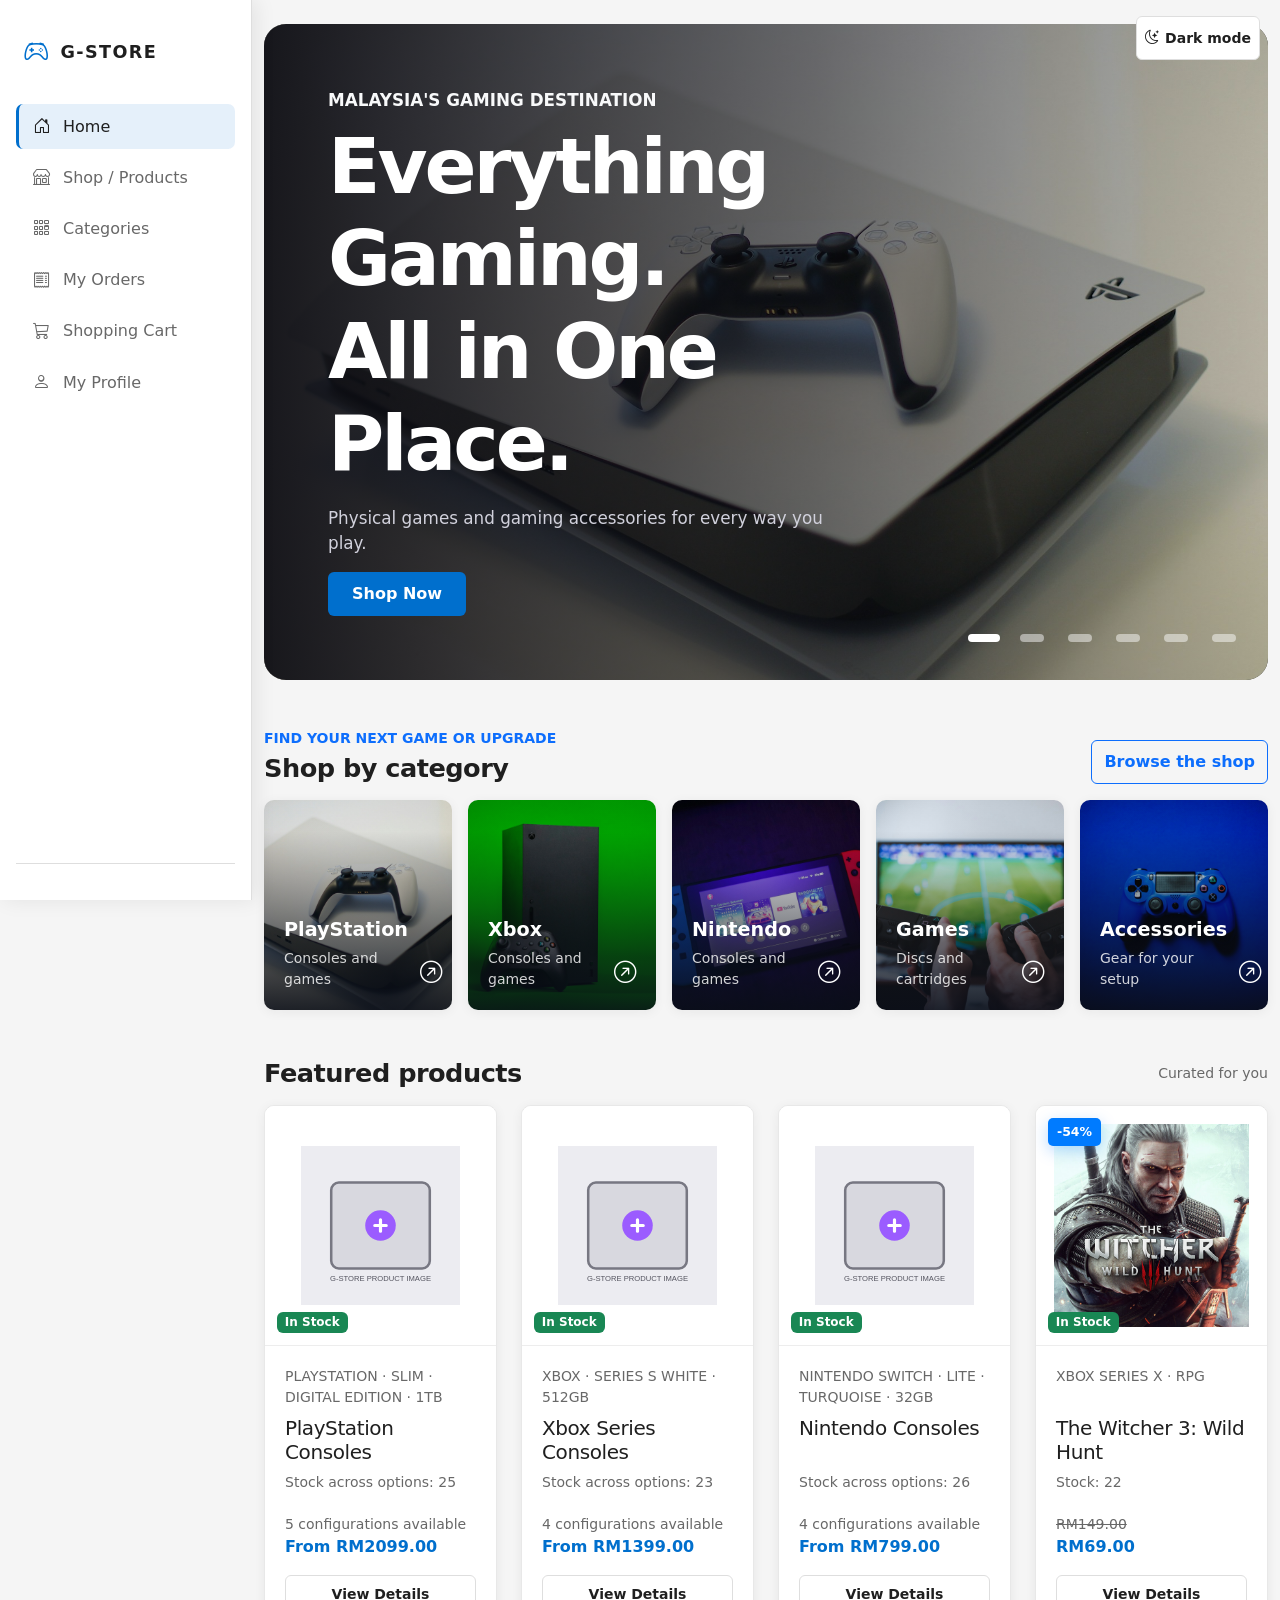
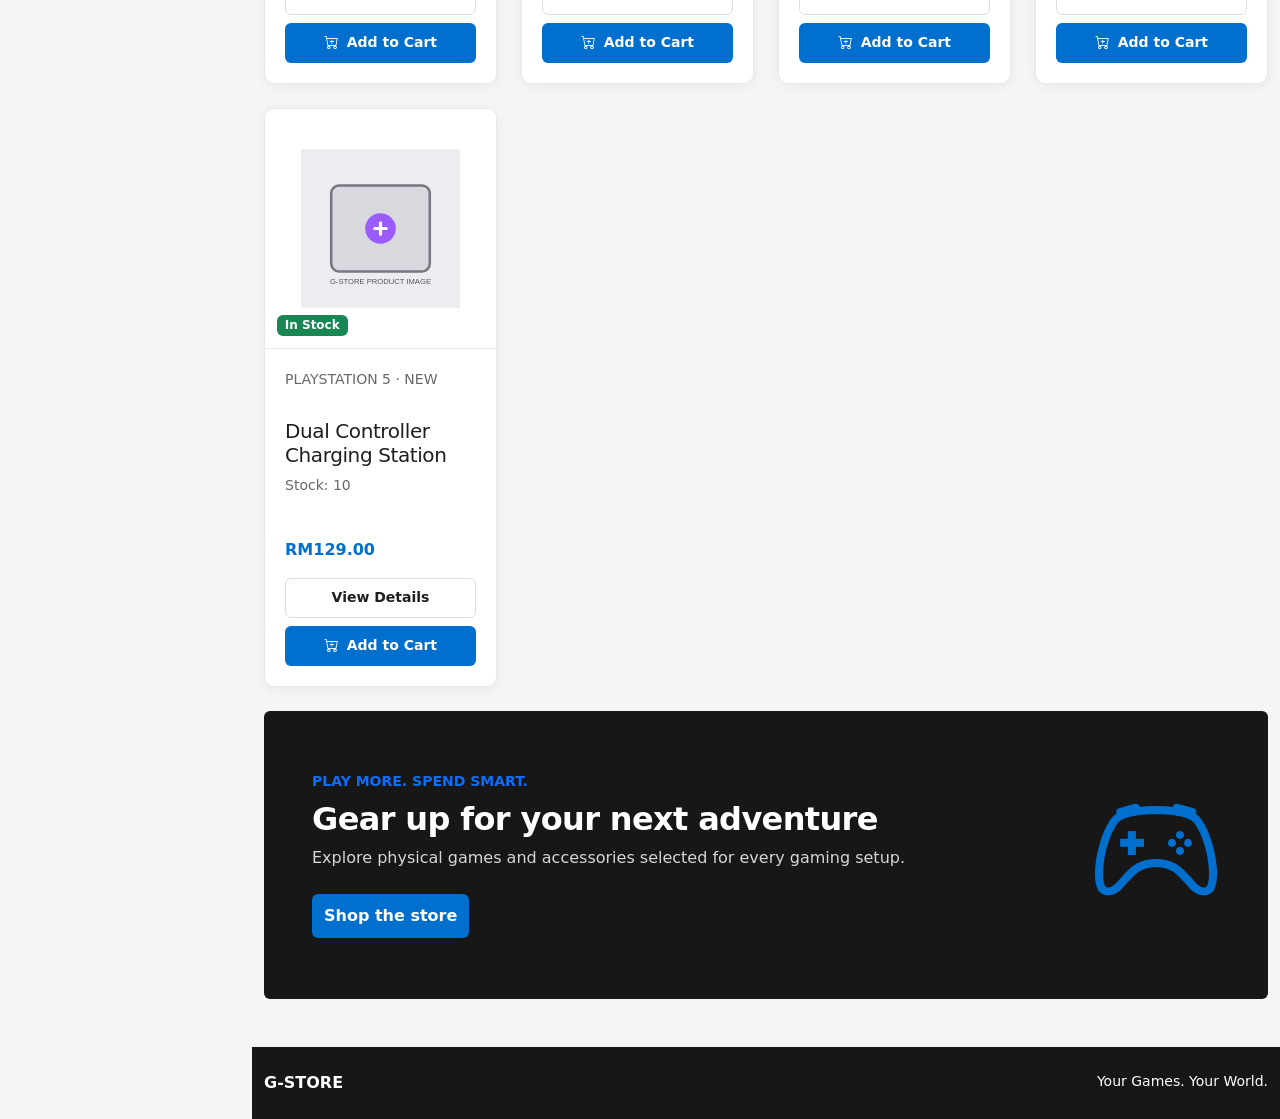
<file: index.html>
<!doctype html>
<html lang="en">
<head>
  <meta charset="utf-8">
  <meta name="viewport" content="width=device-width, initial-scale=1">
  <meta name="description" content="Sign in to G-Store, your gaming retail store.">
  <title>Sign In | G-Store</title>
  <script>
    if (!new URLSearchParams(window.location.search).has("login") &&
        !new URLSearchParams(window.location.search).has("purchase")) {
      window.location.replace("customer/home.html");
    }
  </script>
  <link href="https://cdn.jsdelivr.net/npm/bootstrap@5.3.3/dist/css/bootstrap.min.css" rel="stylesheet">
  <link href="https://cdn.jsdelivr.net/npm/bootstrap-icons@1.11.3/font/bootstrap-icons.css" rel="stylesheet">
  <link href="css/style.css" rel="stylesheet">
</head>
<body class="auth-page">
  <div class="ecosystem-background" aria-hidden="true">
    <span class="ecosystem-shape ecosystem-controller ecosystem-controller-a"></span>
    <span class="ecosystem-shape ecosystem-controller ecosystem-controller-b"></span>
    <span class="ecosystem-shape ecosystem-dpad ecosystem-dpad-a"></span>
    <span class="ecosystem-shape ecosystem-dpad ecosystem-dpad-b"></span>
    <span class="ecosystem-shape ecosystem-handheld ecosystem-handheld-a"></span>
    <span class="ecosystem-shape ecosystem-handheld ecosystem-handheld-b"></span>
    <span class="ecosystem-shape ecosystem-keyboard ecosystem-keyboard-a"></span>
    <span class="ecosystem-shape ecosystem-mouse ecosystem-mouse-a"></span>
    <span class="ecosystem-shape ecosystem-joystick ecosystem-joystick-a"></span>
    <span class="ecosystem-shape ecosystem-circuit ecosystem-circuit-a"></span>
    <span class="ecosystem-shape ecosystem-circuit ecosystem-circuit-b"></span>
    <span class="ecosystem-shape ecosystem-pixels ecosystem-pixels-a"></span>
    <span class="ecosystem-shape ecosystem-pixels ecosystem-pixels-b"></span>
    <span class="ecosystem-shape ecosystem-ring ecosystem-ring-a"></span>
  </div>
  <main class="auth-shell">
    <section class="auth-card row g-0" aria-labelledby="login-title">
      <div class="col-lg-5 auth-brand-panel login-brand-panel">
        <div class="brand-lockup">
          <div class="brand-mark" aria-hidden="true">
            <span class="iplay-symbol-core"></span>
            <span class="iplay-symbol-dpad"></span>
            <span class="iplay-symbol-buttons"></span>
          </div>
          <p class="brand-name">G-STORE</p>
        </div>
      </div>

      <div class="col-lg-7 auth-form-panel">
        <div class="auth-form-wrap">
          <p class="auth-eyebrow">WELCOME BACK</p>
          <h2 id="login-title">Sign in to G-Store</h2>

          <div id="login-alert" class="alert d-none" role="alert" aria-live="polite"></div>

          <form id="login-form" novalidate>
            <div class="mb-3">
              <label for="login-email" class="form-label">Email address</label>
              <div class="input-group auth-input">
                <span class="input-group-text"><i class="bi bi-envelope"></i></span>
                <input type="email" class="form-control" id="login-email" name="email"
                       autocomplete="email" placeholder="name@example.com" required>
              </div>
            </div>

            <div class="mb-4">
              <div class="d-flex justify-content-between align-items-center">
                <label for="login-password" class="form-label">Password</label>
              </div>
              <div class="input-group auth-input">
                <span class="input-group-text"><i class="bi bi-lock"></i></span>
                <input type="password" class="form-control" id="login-password" name="password"
                       autocomplete="current-password" placeholder="Enter your password" required>
                <button class="btn password-toggle" type="button" data-password-toggle="login-password"
                        aria-label="Show password" title="Show password">
                  <i class="bi bi-eye"></i>
                </button>
              </div>
            </div>

            <button type="submit" class="btn btn-primary auth-submit w-100" id="login-submit">
              <span class="auth-submit-label">Sign in</span>
              <i class="bi bi-arrow-right-short auth-submit-icon" aria-hidden="true"></i>
            </button>
          </form>

          <section class="demo-accounts" aria-labelledby="demo-accounts-title">
            <div class="demo-accounts-heading">
              <i class="bi bi-controller" aria-hidden="true"></i>
              <h3 id="demo-accounts-title">Try a demo account</h3>
            </div>
            <div class="demo-account-list">
              <article class="demo-account">
                <div class="demo-account-details">
                  <h4><i class="bi bi-person-circle" aria-hidden="true"></i> Customer</h4>
                  <p><span>Email</span> customer@iplay.com</p>
                  <p><span>Password</span> customer123</p>
                </div>
                <button class="btn demo-account-button" type="button"
                        data-demo-email="customer@iplay.com" data-demo-password="customer123">
                  Use Demo Account
                </button>
              </article>
              <article class="demo-account">
                <div class="demo-account-details">
                  <h4><i class="bi bi-shield-lock" aria-hidden="true"></i> Admin / Staff</h4>
                  <p><span>Email</span> staff@iplay.com</p>
                  <p><span>Password</span> staff123</p>
                </div>
                <button class="btn demo-account-button" type="button"
                        data-demo-email="staff@iplay.com" data-demo-password="staff123">
                  Use Demo Account
                </button>
              </article>
            </div>
          </section>

          <p class="auth-switch">New to G-Store? <a href="register.html">Create an account</a></p>
        </div>
      </div>
    </section>
  </main>

  <script src="https://cdn.jsdelivr.net/npm/bootstrap@5.3.3/dist/js/bootstrap.bundle.min.js"></script>
  <script src="js/auth.js"></script>
</body>
</html>
</file>
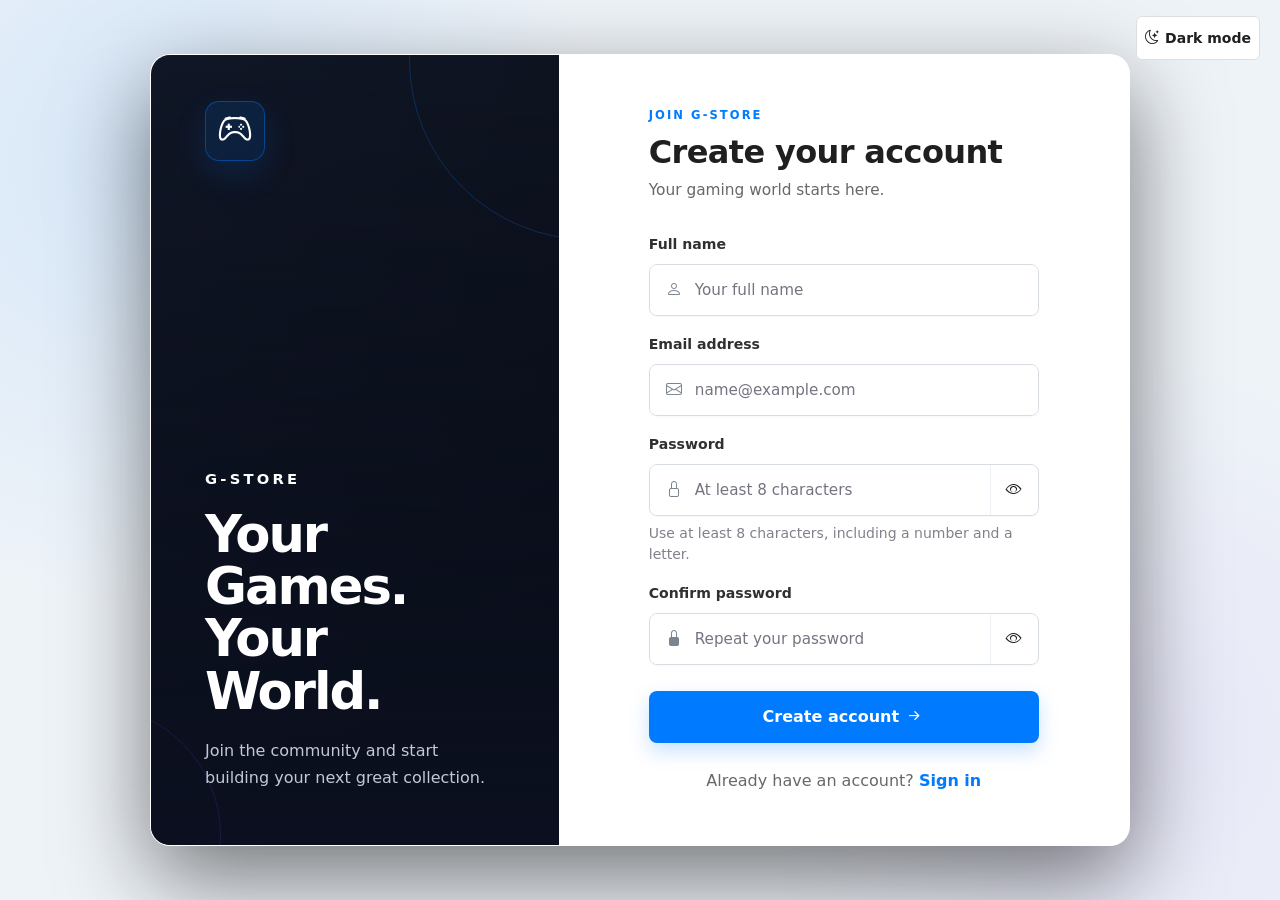
<file: register.html>
<!doctype html>
<html lang="en">
<head>
  <meta charset="utf-8">
  <meta name="viewport" content="width=device-width, initial-scale=1">
  <meta name="description" content="Create a G-Store customer account.">
  <title>Create Account | G-Store</title>
  <link href="https://cdn.jsdelivr.net/npm/bootstrap@5.3.3/dist/css/bootstrap.min.css" rel="stylesheet">
  <link href="https://cdn.jsdelivr.net/npm/bootstrap-icons@1.11.3/font/bootstrap-icons.css" rel="stylesheet">
  <link href="css/style.css" rel="stylesheet">
</head>
<body class="auth-page">
  <main class="auth-shell">
    <section class="auth-card row g-0" aria-labelledby="register-title">
      <div class="col-lg-5 auth-brand-panel">
        <div class="brand-mark" aria-hidden="true"><i class="bi bi-controller"></i></div>
        <p class="brand-name">G-STORE</p>
        <h1 class="brand-tagline">Your Games.<br>Your World.</h1>
        <p class="brand-copy">Join the community and start building your next great collection.</p>
      </div>

      <div class="col-lg-7 auth-form-panel">
        <div class="auth-form-wrap register-form-wrap">
          <p class="auth-eyebrow">JOIN G-STORE</p>
          <h2 id="register-title">Create your account</h2>
          <p class="auth-subtitle">Your gaming world starts here.</p>

          <div id="register-alert" class="alert d-none" role="alert" aria-live="polite"></div>

          <form id="register-form" novalidate>
            <div class="mb-3">
              <label for="register-name" class="form-label">Full name</label>
              <div class="input-group auth-input">
                <span class="input-group-text"><i class="bi bi-person"></i></span>
                <input type="text" class="form-control" id="register-name" name="fullName"
                       autocomplete="name" placeholder="Your full name" minlength="2" required>
              </div>
            </div>

            <div class="mb-3">
              <label for="register-email" class="form-label">Email address</label>
              <div class="input-group auth-input">
                <span class="input-group-text"><i class="bi bi-envelope"></i></span>
                <input type="email" class="form-control" id="register-email" name="email"
                       autocomplete="email" placeholder="name@example.com" required>
              </div>
            </div>

            <div class="mb-3">
              <label for="register-password" class="form-label">Password</label>
              <div class="input-group auth-input">
                <span class="input-group-text"><i class="bi bi-lock"></i></span>
                <input type="password" class="form-control" id="register-password" name="password"
                       autocomplete="new-password" placeholder="At least 8 characters" minlength="8" required>
                <button class="btn password-toggle" type="button" data-password-toggle="register-password"
                        aria-label="Show password" title="Show password">
                  <i class="bi bi-eye"></i>
                </button>
              </div>
              <div class="form-text">Use at least 8 characters, including a number and a letter.</div>
            </div>

            <div class="mb-4">
              <label for="register-confirm-password" class="form-label">Confirm password</label>
              <div class="input-group auth-input">
                <span class="input-group-text"><i class="bi bi-lock-fill"></i></span>
                <input type="password" class="form-control" id="register-confirm-password" name="confirmPassword"
                       autocomplete="new-password" placeholder="Repeat your password" minlength="8" required>
                <button class="btn password-toggle" type="button" data-password-toggle="register-confirm-password"
                        aria-label="Show password" title="Show password">
                  <i class="bi bi-eye"></i>
                </button>
              </div>
            </div>

            <button type="submit" class="btn btn-primary auth-submit w-100">
              Create account <i class="bi bi-arrow-right-short"></i>
            </button>
          </form>

          <p class="auth-switch">Already have an account? <a href="index.html?login=1">Sign in</a></p>
        </div>
      </div>
    </section>
  </main>

  <script src="https://cdn.jsdelivr.net/npm/bootstrap@5.3.3/dist/js/bootstrap.bundle.min.js"></script>
  <script src="js/auth.js"></script>
</body>
</html>
</file>
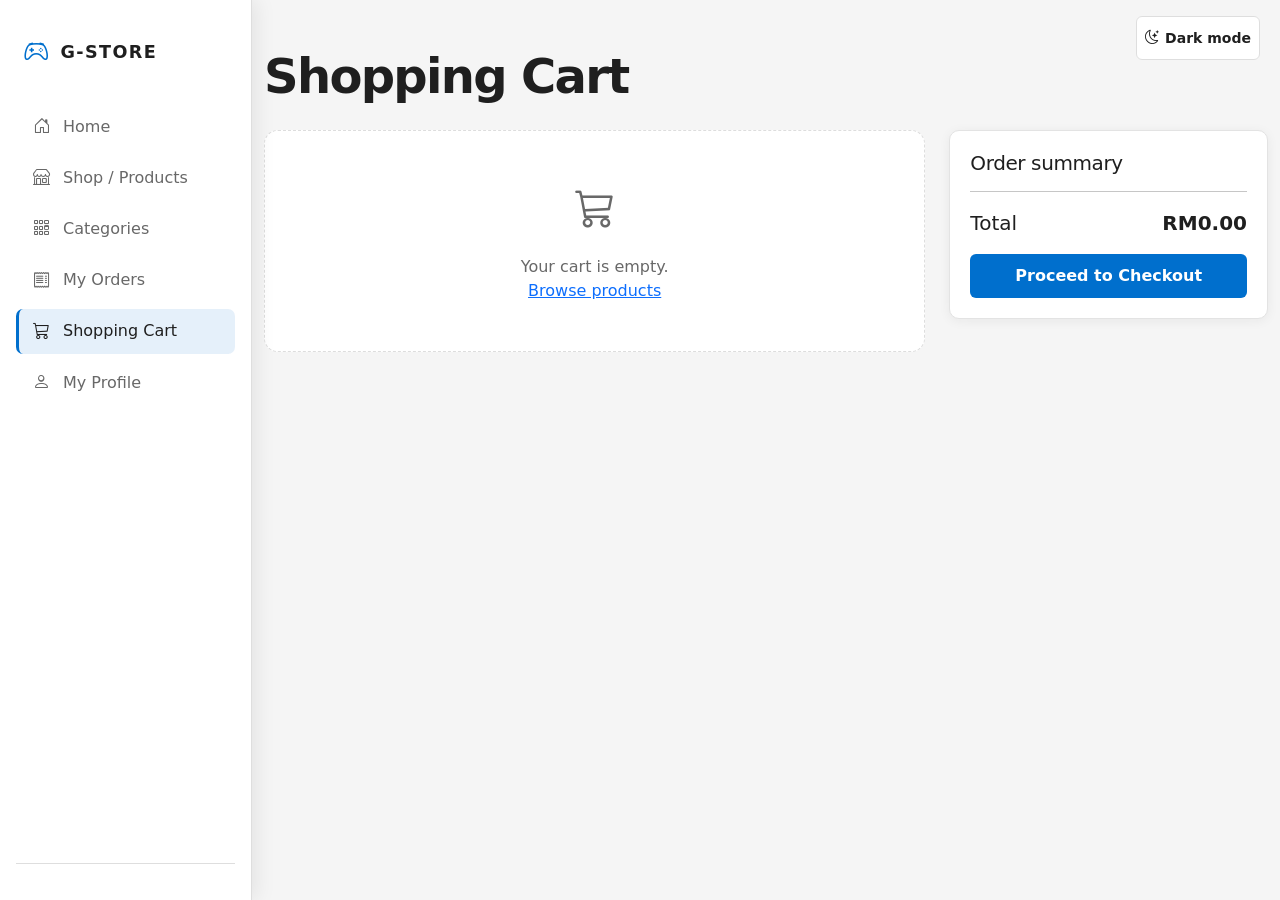
<file: customer/cart.html>
<!doctype html>
<html lang="en">
<head><meta charset="utf-8"><meta name="viewport" content="width=device-width, initial-scale=1">
<meta name="description" content="Review your selected G-Store gaming products before checkout."><title>Shopping Cart | G-Store</title><link href="https://cdn.jsdelivr.net/npm/bootstrap@5.3.3/dist/css/bootstrap.min.css" rel="stylesheet"><link href="https://cdn.jsdelivr.net/npm/bootstrap-icons@1.11.3/font/bootstrap-icons.css" rel="stylesheet"><link href="../css/style.css" rel="stylesheet"></head>
<body class="market-page">
<nav class="navbar navbar-expand-lg market-navbar"><div class="container py-2"><a class="navbar-brand" href="home.html"><i class="bi bi-controller me-2"></i>G-STORE</a><div class="ms-auto d-flex gap-2"><a class="btn btn-outline-light btn-sm" href="products.html">Continue Shopping</a><button class="btn btn-outline-light btn-sm d-none" data-auth-logout>Logout</button></div></div></nav>
<main class="container py-5"><h1 class="mb-4">Shopping Cart</h1><div class="row g-4"><div class="col-lg-8"><div id="cart-content"></div></div><aside class="col-lg-4"><div class="management-panel"><h2 class="h5">Order summary</h2><hr><div class="d-flex justify-content-between fs-5"><span>Total</span><strong id="cart-total">RM0.00</strong></div><a class="btn btn-primary auth-submit w-100 mt-3" href="checkout.html">Proceed to Checkout</a></div></aside></div></main>
<script src="https://cdn.jsdelivr.net/npm/bootstrap@5.3.3/dist/js/bootstrap.bundle.min.js"></script><script src="../js/auth.js"></script><script src="../js/customer.js"></script><script src="../js/store.js"></script>
</body></html>
</file>
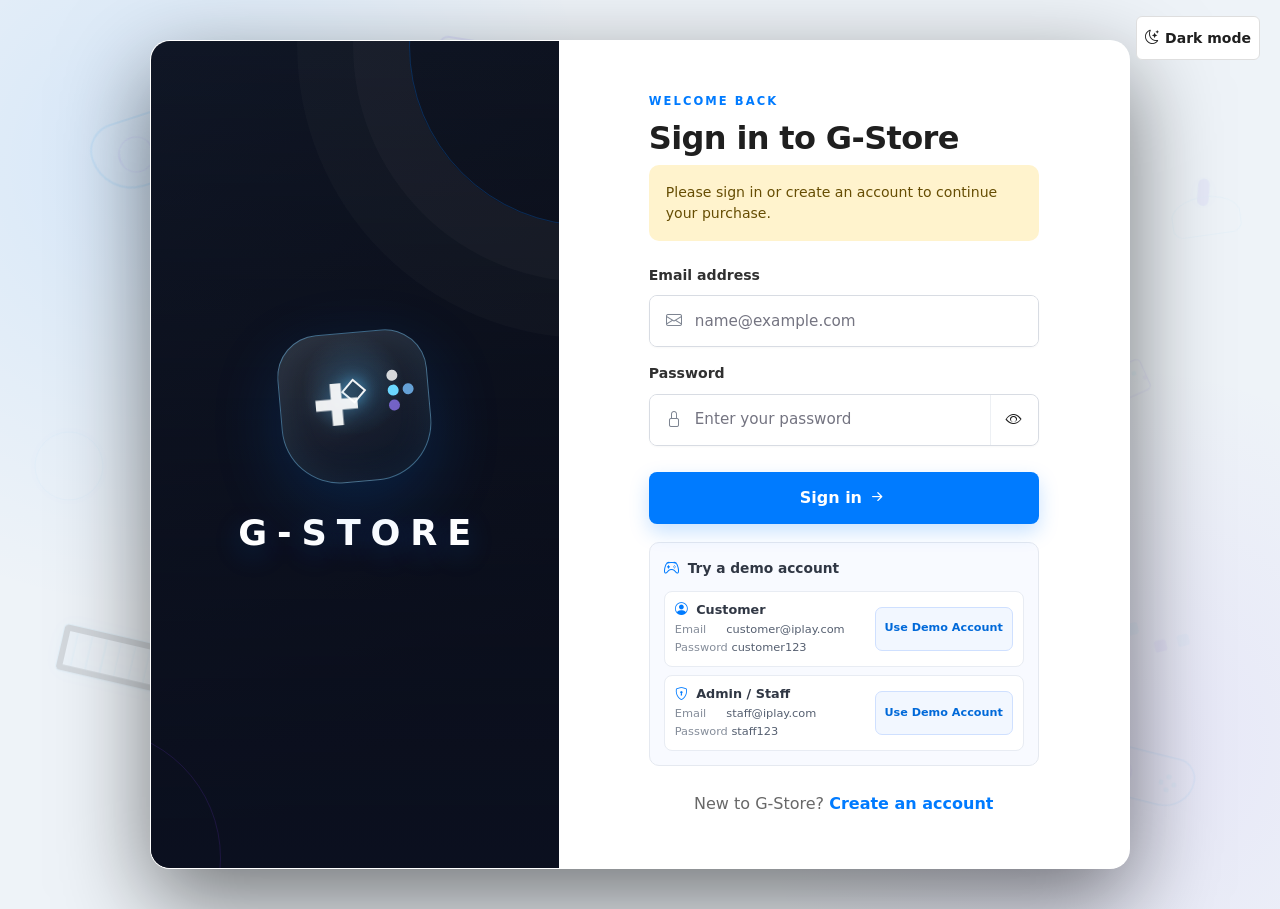
<file: customer/checkout.html>
<!doctype html>
<html lang="en">
<head><meta charset="utf-8"><meta name="viewport" content="width=device-width, initial-scale=1"><meta name="description" content="Complete your G-Store gaming order securely with the checkout form."><title>Checkout | G-Store</title><link href="https://cdn.jsdelivr.net/npm/bootstrap@5.3.3/dist/css/bootstrap.min.css" rel="stylesheet"><link href="https://cdn.jsdelivr.net/npm/bootstrap-icons@1.11.3/font/bootstrap-icons.css" rel="stylesheet"><link href="../css/style.css" rel="stylesheet"></head>
<body class="market-page"><nav class="navbar navbar-expand-lg market-navbar"><div class="container py-2"><a class="navbar-brand" href="home.html"><i class="bi bi-controller me-2"></i>G-STORE</a><a class="btn btn-outline-light btn-sm ms-auto" href="cart.html"><i class="bi bi-arrow-left me-1"></i>Back to Cart</a></div></nav>
<main class="container py-5"><h1 class="mb-4">Checkout</h1><div id="store-feedback"></div><div class="row g-4"><div class="col-lg-7"><form class="management-panel" id="checkout-form">
<h2 class="h5">Delivery details</h2><div class="row g-3 mt-1"><div class="col-md-6"><label class="form-label">Full name</label><input class="form-control" name="name" required></div><div class="col-md-6"><label class="form-label">Phone</label><input class="form-control" name="phone" required></div><div class="col-12"><label class="form-label">Address</label><textarea class="form-control" name="address" required></textarea></div></div>
<h2 class="h5 mt-4">Simulated Payment</h2><p class="small text-secondary">No real payment will be processed.</p><button class="btn btn-primary auth-submit w-100 mt-3" type="submit">Place Order</button></form></div>
<aside class="col-lg-5"><div class="management-panel"><h2 class="h5">Your order</h2><div id="checkout-summary" class="mt-3"></div><hr><div class="d-flex justify-content-between fs-5"><span>Total</span><strong id="checkout-total">RM0.00</strong></div></div></aside></div></main>
<script src="https://cdn.jsdelivr.net/npm/bootstrap@5.3.3/dist/js/bootstrap.bundle.min.js"></script><script src="../js/auth.js"></script><script src="../js/customer.js"></script><script src="../js/store.js"></script></body></html>
</file>
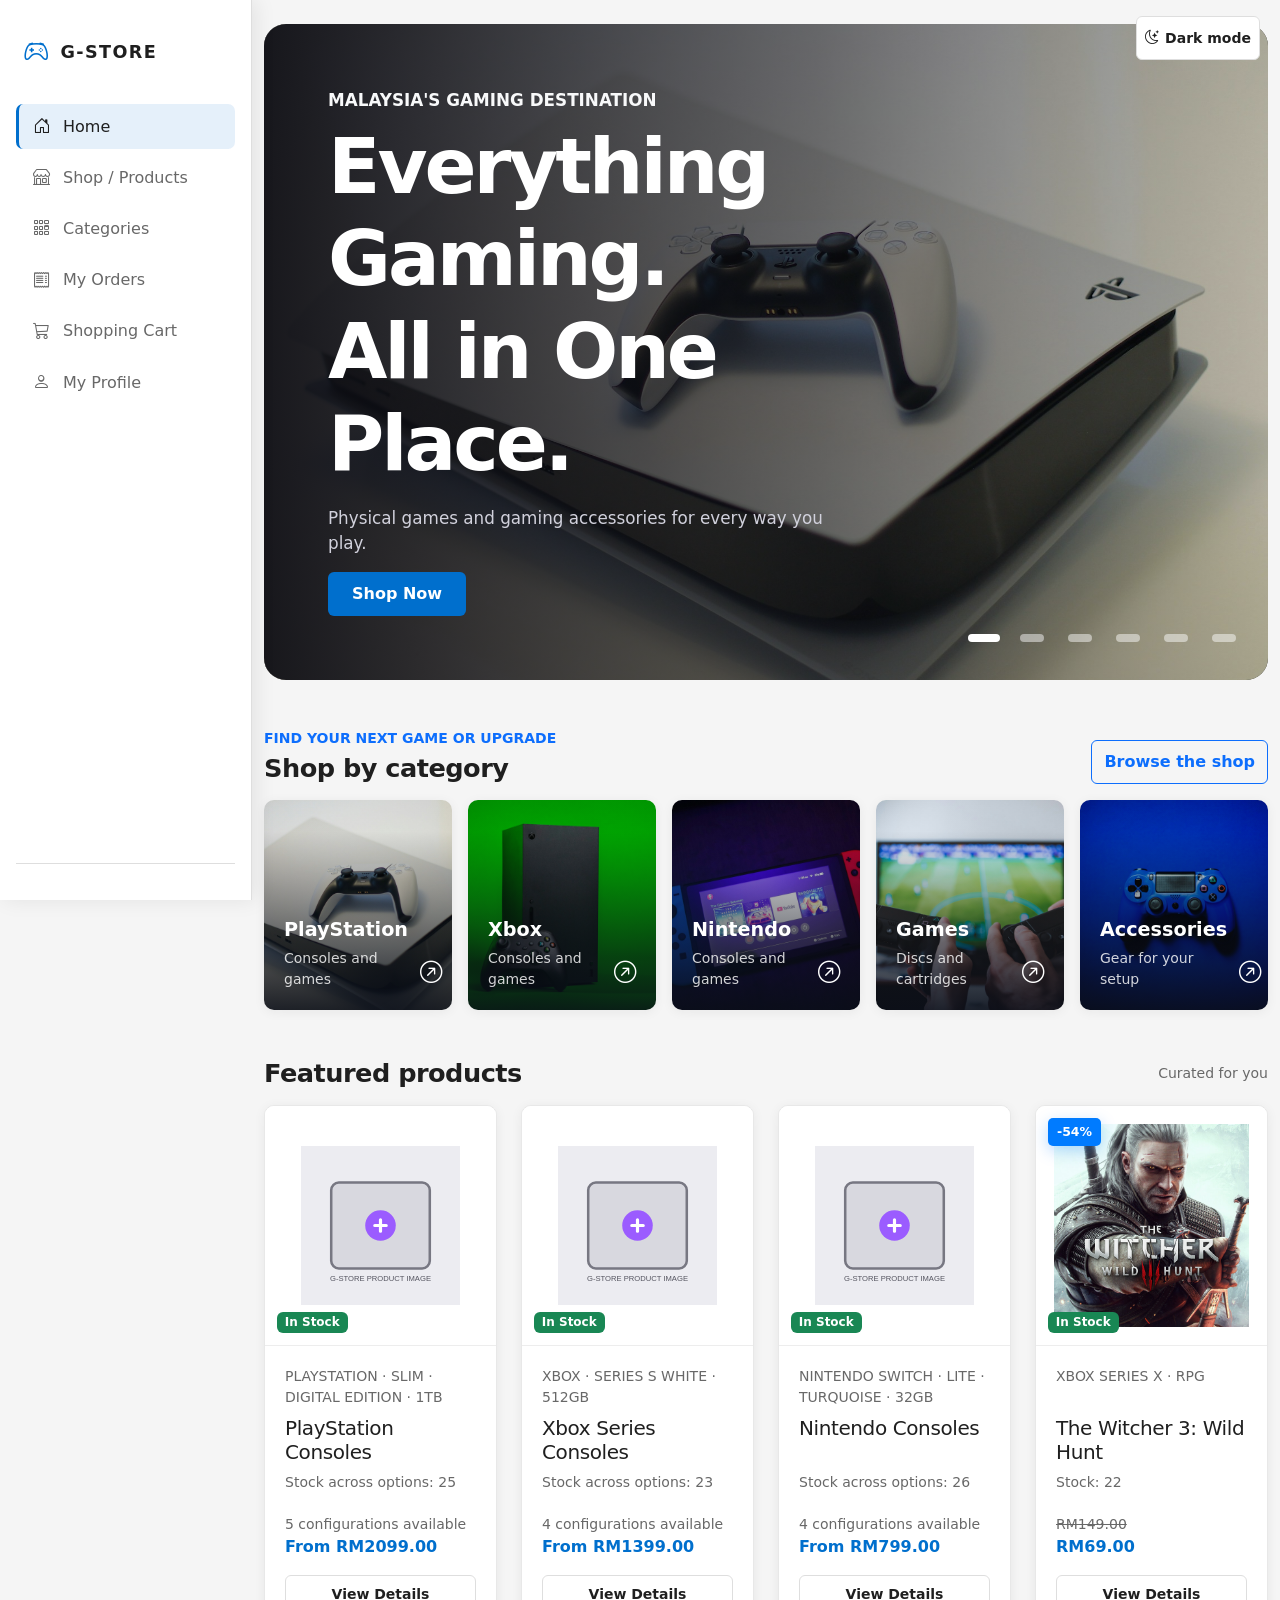
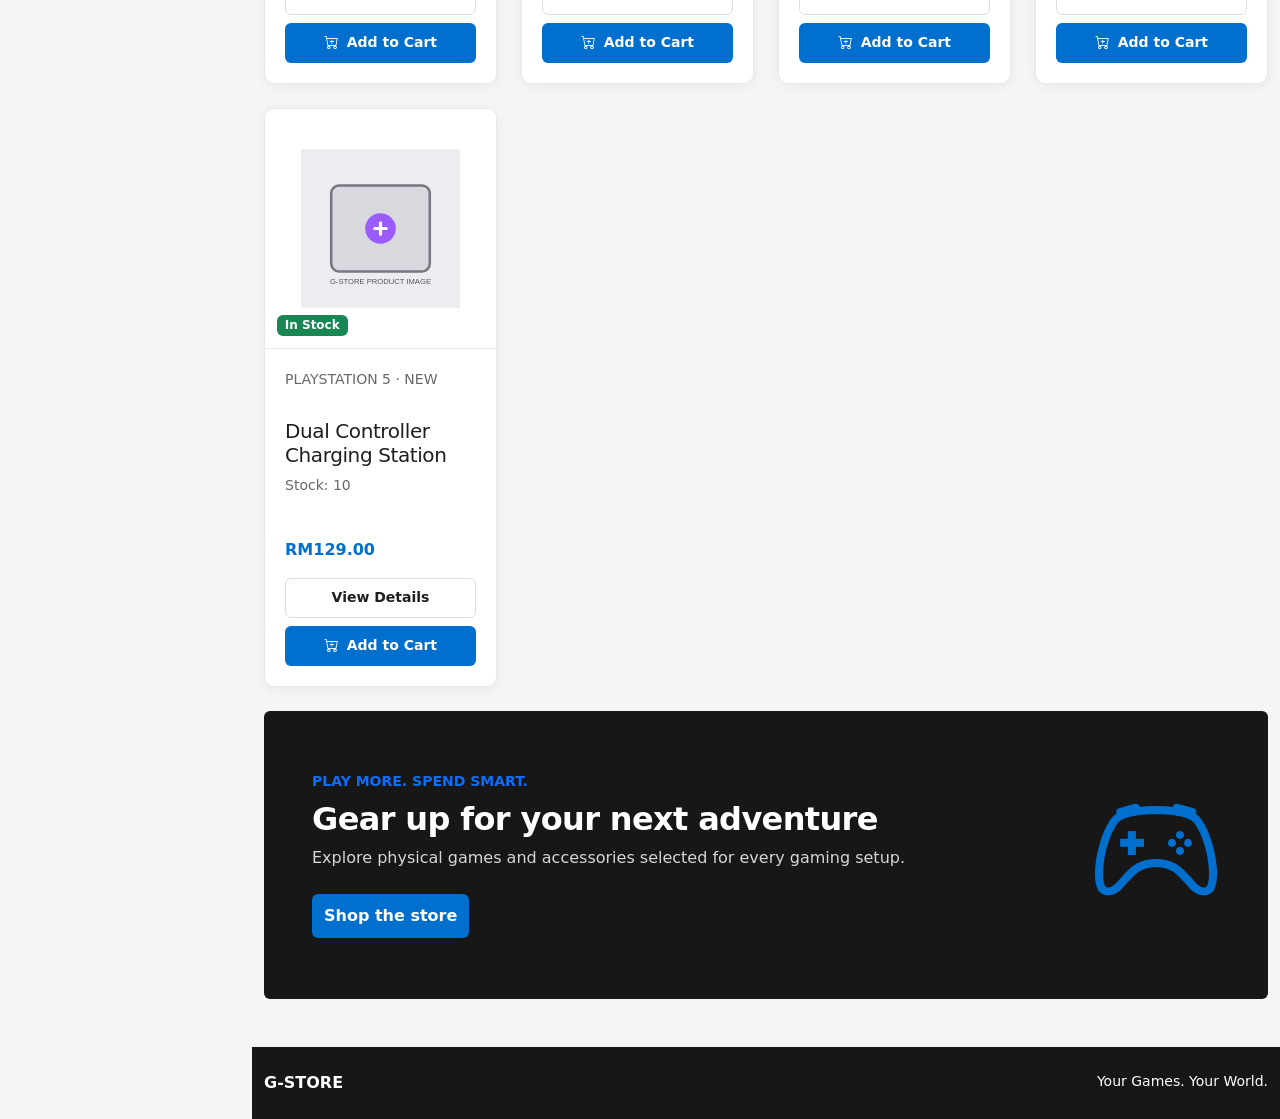
<file: customer/home.html>
<!doctype html>
<html lang="en">
<head>
  <meta charset="utf-8">
  <meta name="viewport" content="width=device-width, initial-scale=1">
  <meta name="description" content="Shop consoles, physical games and gaming accessories at G-Store.">
  <link rel="preload" as="image" href="../images/hero/ps5.jpg">
  <title>Store | G-Store</title>
  <link href="https://cdn.jsdelivr.net/npm/bootstrap@5.3.3/dist/css/bootstrap.min.css" rel="stylesheet">
  <link href="https://cdn.jsdelivr.net/npm/bootstrap-icons@1.11.3/font/bootstrap-icons.css" rel="stylesheet">
  <link href="../css/style.css" rel="stylesheet">
</head>
<body class="market-page">
  <nav class="navbar navbar-expand-lg market-navbar sticky-top" aria-label="Main navigation">
    <div class="container py-2">
      <a class="navbar-brand" href="home.html"><i class="bi bi-controller me-2"></i>G-STORE</a>
      <button class="navbar-toggler border-secondary" type="button" data-bs-toggle="collapse" data-bs-target="#marketNav" aria-controls="marketNav" aria-expanded="false" aria-label="Toggle navigation">
        <span class="navbar-toggler-icon"></span>
      </button>
      <div class="collapse navbar-collapse" id="marketNav">
        <ul class="navbar-nav market-nav mx-auto">
          <li class="nav-item"><a class="nav-link active" href="home.html">Home</a></li>
          <li class="nav-item"><a class="nav-link" href="products.html">Shop</a></li>
          <li class="nav-item"><a class="nav-link" data-customer-nav href="profile.html">My Account</a></li>
        </ul>
        <div class="d-flex align-items-center gap-3 mt-3 mt-lg-0">
          <span class="text-secondary small" id="customer-name"></span>
          <a class="btn btn-outline-light btn-sm position-relative" href="cart.html"><i class="bi bi-cart3 me-1"></i>Cart <span class="badge bg-primary ms-1" data-cart-count>0</span></a>
          <a class="btn btn-primary btn-sm" href="../index.html?login=1" data-store-signin>Sign In</a>
          <button class="btn btn-outline-light btn-sm" type="button" data-auth-logout>
            <i class="bi bi-box-arrow-right me-1"></i> Logout
          </button>
        </div>
      </div>
    </div>
  </nav>

  <main class="container py-4">
    <section class="market-hero mb-5" data-hero-slider aria-label="Gaming platforms and equipment">
      <div class="hero-slides" aria-hidden="true">
        <div class="hero-slide active" style="--hero-image: url('../images/hero/ps5.jpg')"></div>
        <div class="hero-slide" data-hero-image="url('../images/hero/xbox.jpg')"></div>
        <div class="hero-slide" data-hero-image="url('../images/hero/nintendo.jpg')"></div>
        <div class="hero-slide" data-hero-image="url('../images/hero/accessories.jpg')"></div>
        <div class="hero-slide" data-hero-image="url('../images/hero/collection.jpg')"></div>
        <div class="hero-slide" data-hero-image="url('../images/hero/setup.jpg')"></div>
      </div>
      <div class="hero-content">
        <p class="text-uppercase text-light fw-bold small mb-2">Malaysia's gaming destination</p>
        <h1>Everything Gaming.<br>All in One Place.</h1>
        <p>Physical games and gaming accessories for every way you play.</p>
        <a class="btn btn-primary auth-submit px-4" href="products.html">Shop Now</a>
      </div>
      <div class="hero-indicators" aria-label="Hero banner slides">
        <button class="active" type="button" data-hero-slide="0" aria-label="Show PlayStation slide" aria-current="true"></button>
        <button type="button" data-hero-slide="1" aria-label="Show Xbox slide"></button>
        <button type="button" data-hero-slide="2" aria-label="Show Nintendo slide"></button>
        <button type="button" data-hero-slide="3" aria-label="Show gaming accessories slide"></button>
        <button type="button" data-hero-slide="4" aria-label="Show physical games slide"></button>
        <button type="button" data-hero-slide="5" aria-label="Show gaming setup slide"></button>
      </div>
    </section>

    <section class="mb-5" aria-labelledby="shop-categories-title">
      <div class="d-flex align-items-end justify-content-between gap-3 mb-3">
        <div>
          <p class="text-primary fw-bold text-uppercase small mb-1">Find your next game or upgrade</p>
          <h2 class="section-title mb-0" id="shop-categories-title">Shop by category</h2>
        </div>
        <a href="products.html" class="btn btn-outline-primary d-none d-sm-inline-flex">Browse the shop</a>
      </div>
      <div class="category-grid">
          <a class="category-tile" href="products.html?category=playstation" style="--category-image: url('../images/hero/ps5.jpg')">
            <span class="category-tile-copy"><strong>PlayStation</strong><small>Consoles and games</small></span>
            <i class="bi bi-arrow-up-right-circle" aria-hidden="true"></i>
          </a>
          <a class="category-tile" href="products.html?category=xbox" style="--category-image: url('../images/hero/xbox.jpg')">
            <span class="category-tile-copy"><strong>Xbox</strong><small>Consoles and games</small></span>
            <i class="bi bi-arrow-up-right-circle" aria-hidden="true"></i>
          </a>
          <a class="category-tile" href="products.html?category=nintendo" style="--category-image: url('../images/hero/nintendo.jpg')">
            <span class="category-tile-copy"><strong>Nintendo</strong><small>Consoles and games</small></span>
            <i class="bi bi-arrow-up-right-circle" aria-hidden="true"></i>
          </a>
          <a class="category-tile" href="products.html?category=games" style="--category-image: url('../images/hero/collection.jpg')">
            <span class="category-tile-copy"><strong>Games</strong><small>Discs and cartridges</small></span>
            <i class="bi bi-arrow-up-right-circle" aria-hidden="true"></i>
          </a>
          <a class="category-tile" href="products.html?category=accessories" style="--category-image: url('../images/hero/accessories.jpg')">
            <span class="category-tile-copy"><strong>Accessories</strong><small>Gear for your setup</small></span>
            <i class="bi bi-arrow-up-right-circle" aria-hidden="true"></i>
          </a>
      </div>
    </section>

    <section id="featured" aria-labelledby="featured-title">
      <div class="d-flex align-items-center justify-content-between mb-3">
        <h2 class="section-title mb-0" id="featured-title">Featured products</h2>
        <span class="text-secondary small">Curated for you</span>
      </div>
      <div class="row g-4" id="product-grid"></div>
      <div id="purchase-alert" class="alert alert-success mt-4 d-none" role="status"></div>
    </section>
  </main>

  <section class="container pb-5" aria-label="G-Store promotion">
    <div class="home-promo rounded overflow-hidden">
      <div>
        <p class="text-primary fw-bold text-uppercase small mb-2">Play more. Spend smart.</p>
        <h2>Gear up for your next adventure</h2>
        <p class="mb-4">Explore physical games and accessories selected for every gaming setup.</p>
        <a href="products.html" class="btn btn-primary">Shop the store</a>
      </div>
      <i class="bi bi-controller home-promo-icon" aria-hidden="true"></i>
    </div>
  </section>

  <footer class="footer-iplay py-4">
    <div class="container d-flex flex-wrap justify-content-between gap-3"><strong>G-STORE</strong><span class="small">Your Games. Your World.</span></div>
  </footer>

  <script src="https://cdn.jsdelivr.net/npm/bootstrap@5.3.3/dist/js/bootstrap.bundle.min.js"></script>
  <script src="../js/auth.js"></script>
  <script src="../js/customer.js"></script>
  <script src="../js/store.js"></script>
  <script src="../js/hero-slider.js"></script>
</body>
</html>
</file>
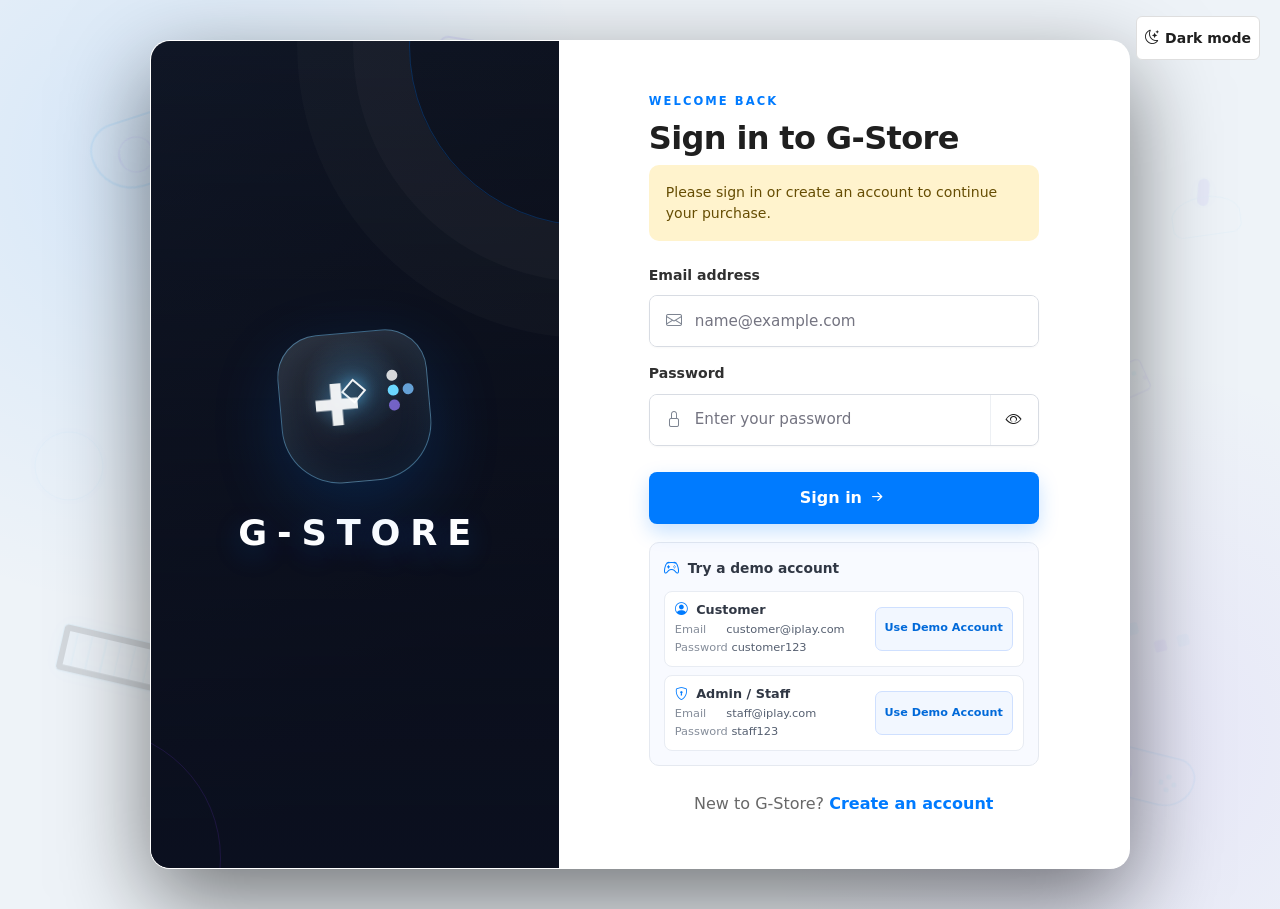
<file: customer/orders.html>
<!doctype html>
<html lang="en">
<head><meta charset="utf-8"><meta name="viewport" content="width=device-width, initial-scale=1"><meta name="description" content="View your G-Store purchase history and order status."><title>My Orders | G-Store</title><link href="https://cdn.jsdelivr.net/npm/bootstrap@5.3.3/dist/css/bootstrap.min.css" rel="stylesheet"><link href="https://cdn.jsdelivr.net/npm/bootstrap-icons@1.11.3/font/bootstrap-icons.css" rel="stylesheet"><link href="../css/style.css" rel="stylesheet"></head>
<body class="market-page"><nav class="navbar market-navbar"><div class="container py-2"><a class="navbar-brand" href="home.html"><i class="bi bi-controller me-2"></i>G-STORE</a><div class="ms-auto d-flex gap-2"><a class="btn btn-outline-light btn-sm" href="products.html">Products</a><button class="btn btn-outline-light btn-sm" data-auth-logout>Logout</button></div></div></nav>
<main class="container py-5"><h1 class="mb-4">My Orders</h1><div id="store-feedback"></div><div id="orders-list"></div></main>
<script src="https://cdn.jsdelivr.net/npm/bootstrap@5.3.3/dist/js/bootstrap.bundle.min.js"></script><script src="../js/auth.js"></script><script src="../js/customer.js"></script><script src="../js/store.js"></script></body></html>
</file>
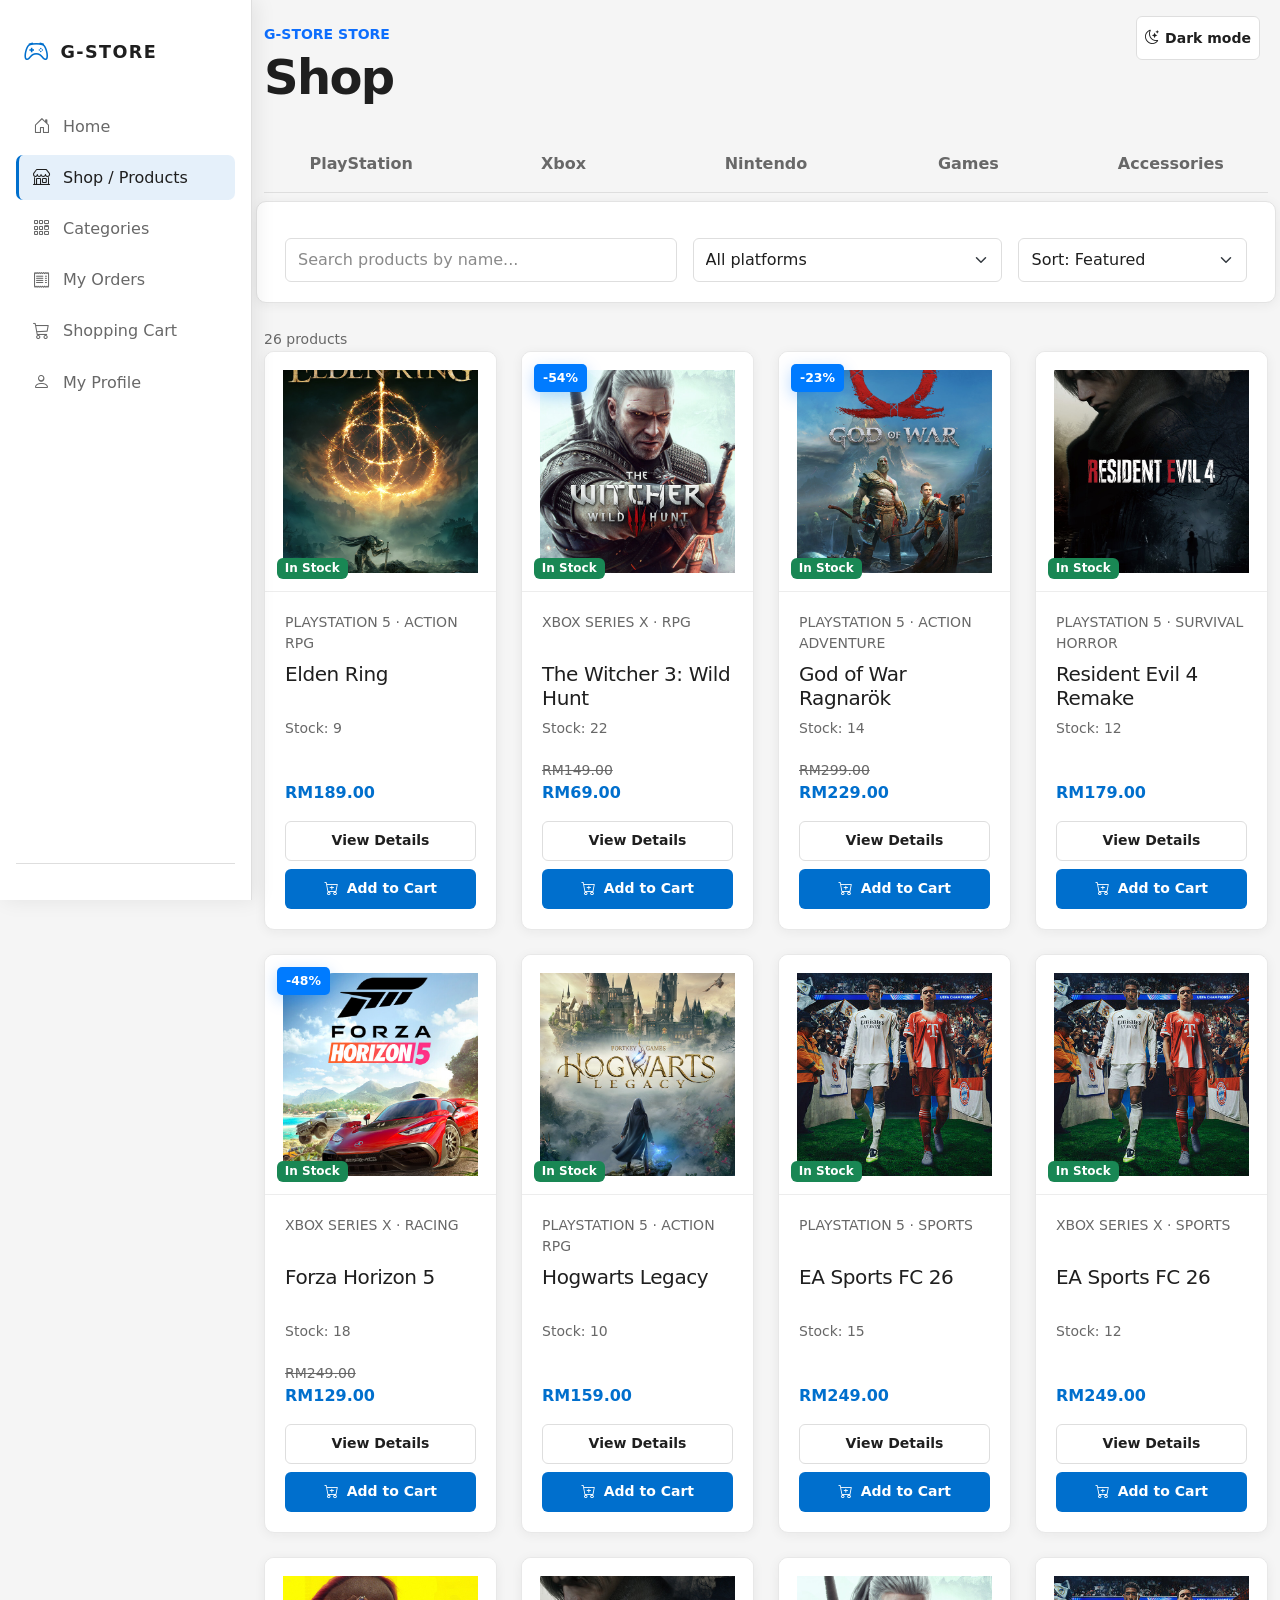
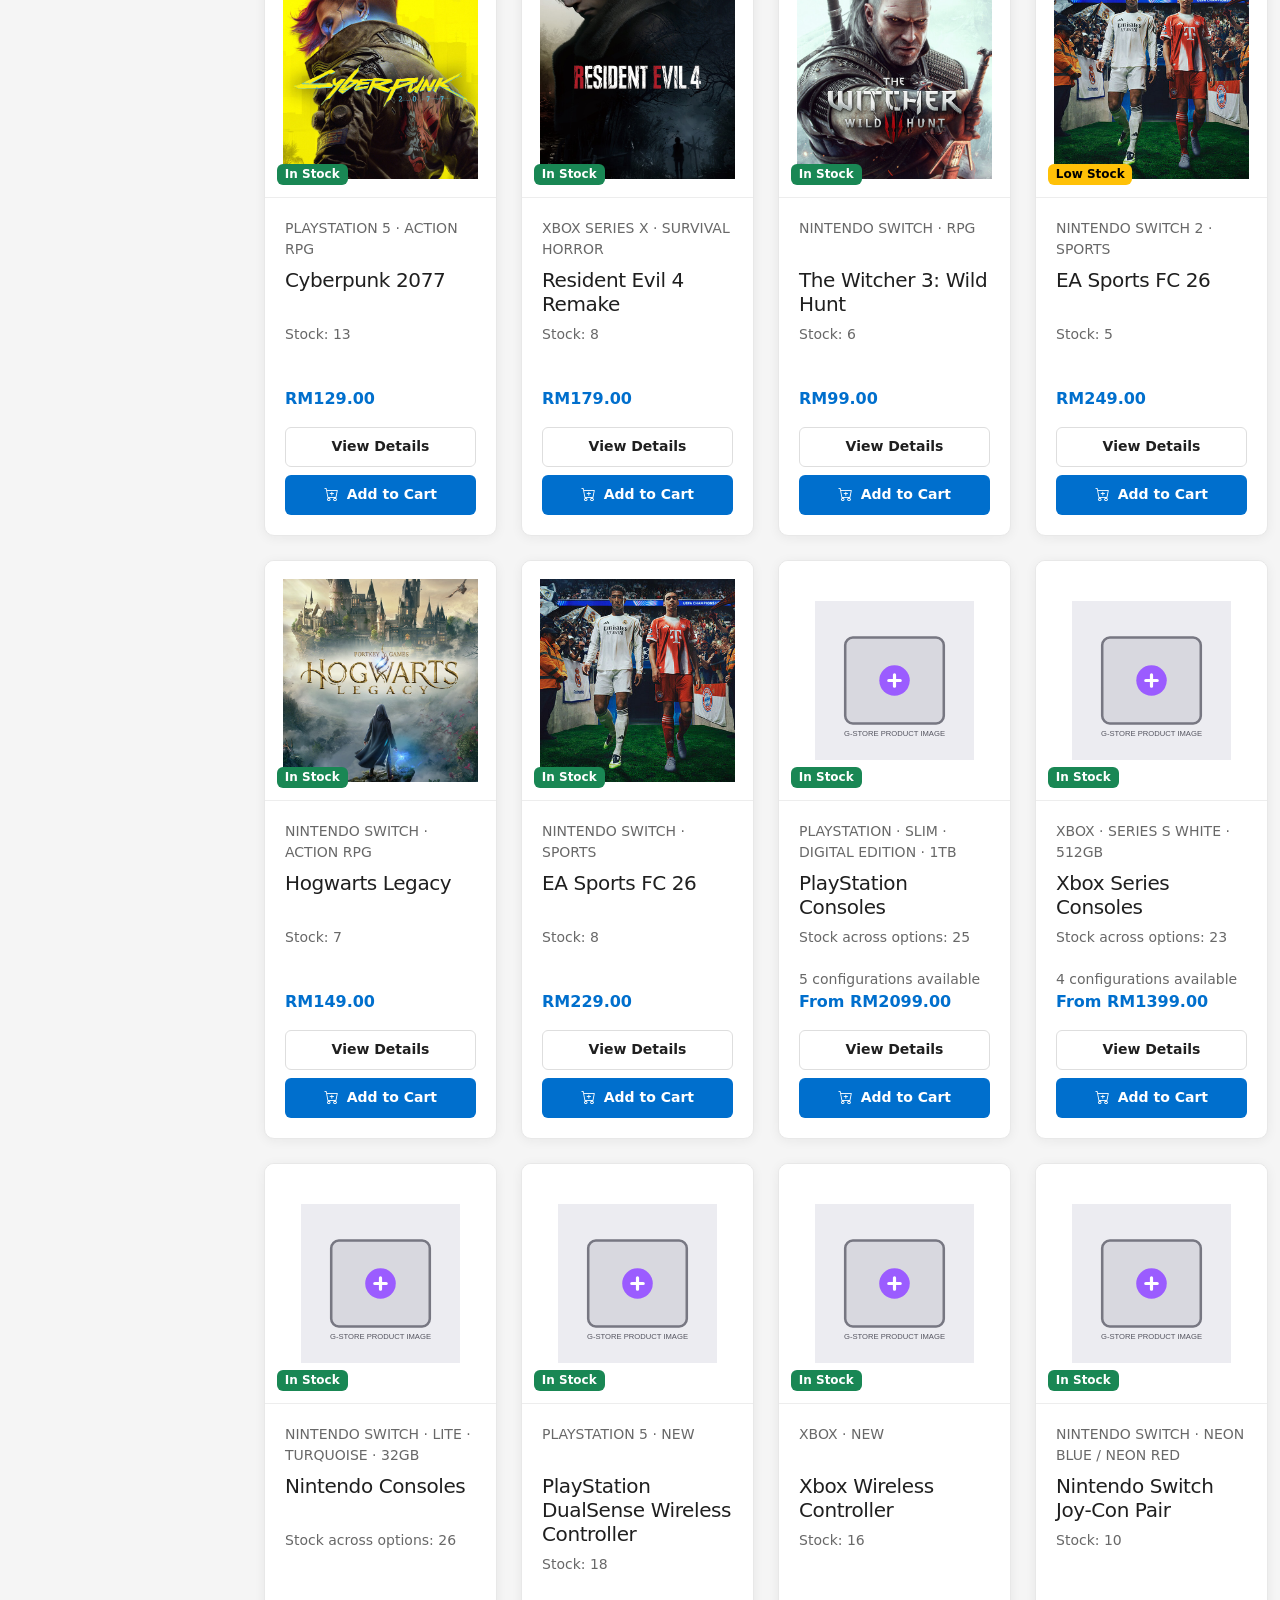
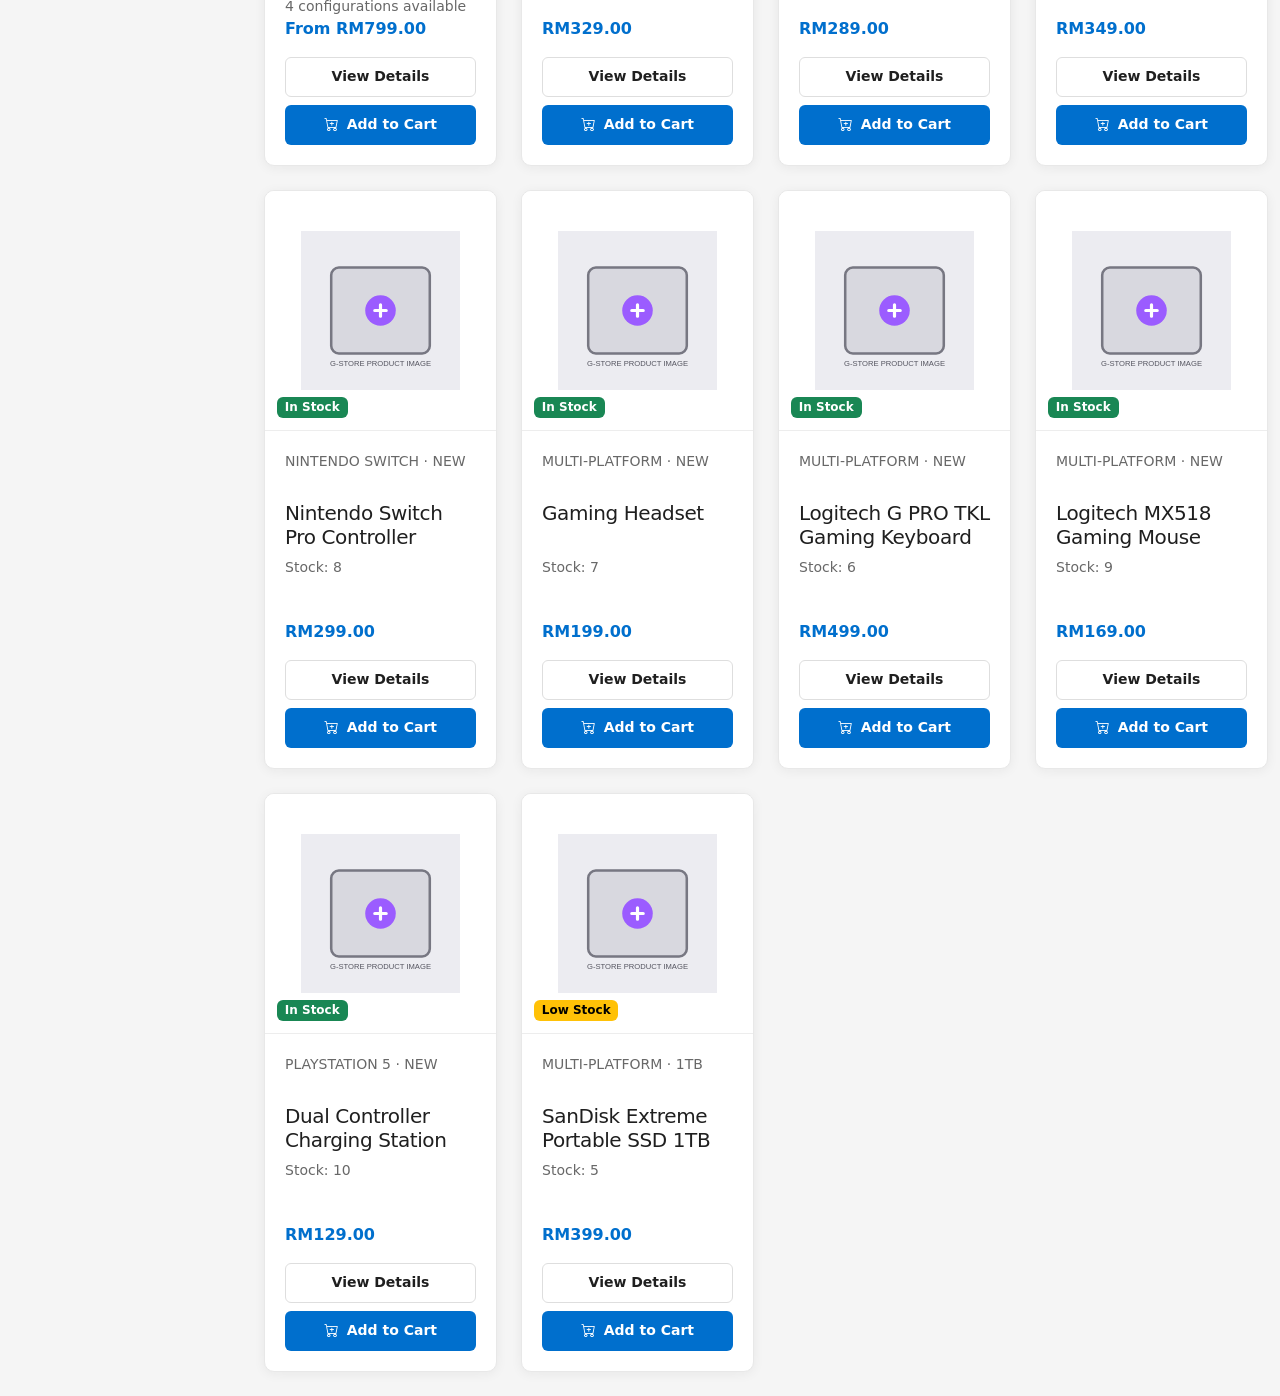
<file: customer/products.html>
<!doctype html>
<html lang="en">
<head>
  <meta charset="utf-8"><meta name="viewport" content="width=device-width, initial-scale=1">
  <meta name="description" content="Browse G-Store consoles, games and gaming accessories by platform and category.">
  <title>Shop | G-Store</title>
  <link href="https://cdn.jsdelivr.net/npm/bootstrap@5.3.3/dist/css/bootstrap.min.css" rel="stylesheet">
  <link href="https://cdn.jsdelivr.net/npm/bootstrap-icons@1.11.3/font/bootstrap-icons.css" rel="stylesheet">
  <link href="../css/style.css" rel="stylesheet">
</head>
<body class="market-page">
  <nav class="navbar navbar-expand-lg market-navbar sticky-top"><div class="container py-2">
    <a class="navbar-brand" href="home.html"><i class="bi bi-controller me-2"></i>G-STORE</a>
    <button class="navbar-toggler border-secondary" type="button" data-bs-toggle="collapse" data-bs-target="#storeNav"><span class="navbar-toggler-icon"></span></button>
    <div class="collapse navbar-collapse" id="storeNav">
      <ul class="navbar-nav market-nav mx-auto"><li class="nav-item"><a class="nav-link" href="home.html">Home</a></li><li class="nav-item"><a class="nav-link active" href="products.html">Shop</a></li><li class="nav-item"><a class="nav-link" data-customer-nav href="profile.html">My Account</a></li></ul>
      <div class="d-flex gap-2"><a class="btn btn-outline-light btn-sm" href="cart.html"><i class="bi bi-cart3 me-1"></i>Cart <span data-cart-count>0</span></a><a class="btn btn-primary btn-sm" href="../index.html?login=1" data-store-signin>Sign In</a><button class="btn btn-outline-light btn-sm d-none" data-auth-logout>Logout</button></div>
    </div>
  </div></nav>
  <main class="container py-4">
    <div class="d-flex flex-wrap justify-content-between align-items-end gap-3 mb-4">
      <div><p class="text-primary text-uppercase fw-bold small mb-1">G-Store Store</p><h1>Shop</h1></div>
      <a href="orders.html" class="btn btn-outline-light btn-sm d-none" data-customer-nav>My Orders</a>
    </div>
    <nav class="shop-category-nav mb-4" aria-label="Product categories">
      <button class="shop-category" type="button" data-shop-category="playstation" aria-pressed="false">PlayStation</button>
      <button class="shop-category" type="button" data-shop-category="xbox" aria-pressed="false">Xbox</button>
      <button class="shop-category" type="button" data-shop-category="nintendo" aria-pressed="false">Nintendo</button>
      <button class="shop-category" type="button" data-shop-category="games" aria-pressed="false">Games</button>
      <button class="shop-category" type="button" data-shop-category="accessories" aria-pressed="false">Accessories</button>
    </nav>
    <input id="category-filter" type="hidden" value="">
    <div class="filter-bar row g-3 mb-4">
      <div class="col-md-5"><input class="form-control" id="product-search" type="search" placeholder="Search products by name..." aria-label="Search products"></div>
      <div class="col-sm-6 col-md-4"><select class="form-select" id="platform-filter" aria-label="Filter by platform"><option value="">All platforms</option><option>PlayStation</option><option>Xbox</option><option>Nintendo Switch</option><option>Nintendo Switch 2</option><option>Multi-platform</option></select></div>
      <div class="col-sm-6 col-md-3"><select class="form-select" id="shop-sort" aria-label="Sort products"><option value="featured">Sort: Featured</option><option value="newest">Newest</option><option value="popular">Popular</option><option value="price-low">Price: Low to high</option><option value="price-high">Price: High to low</option></select></div>
    </div>
    <div id="store-feedback" aria-live="polite"></div>
    <div class="row g-4" id="product-grid"></div>
  </main>
  <script src="https://cdn.jsdelivr.net/npm/bootstrap@5.3.3/dist/js/bootstrap.bundle.min.js"></script>
  <script src="../js/auth.js"></script><script src="../js/customer.js"></script><script src="../js/store.js"></script>
</body>
</html>
</file>
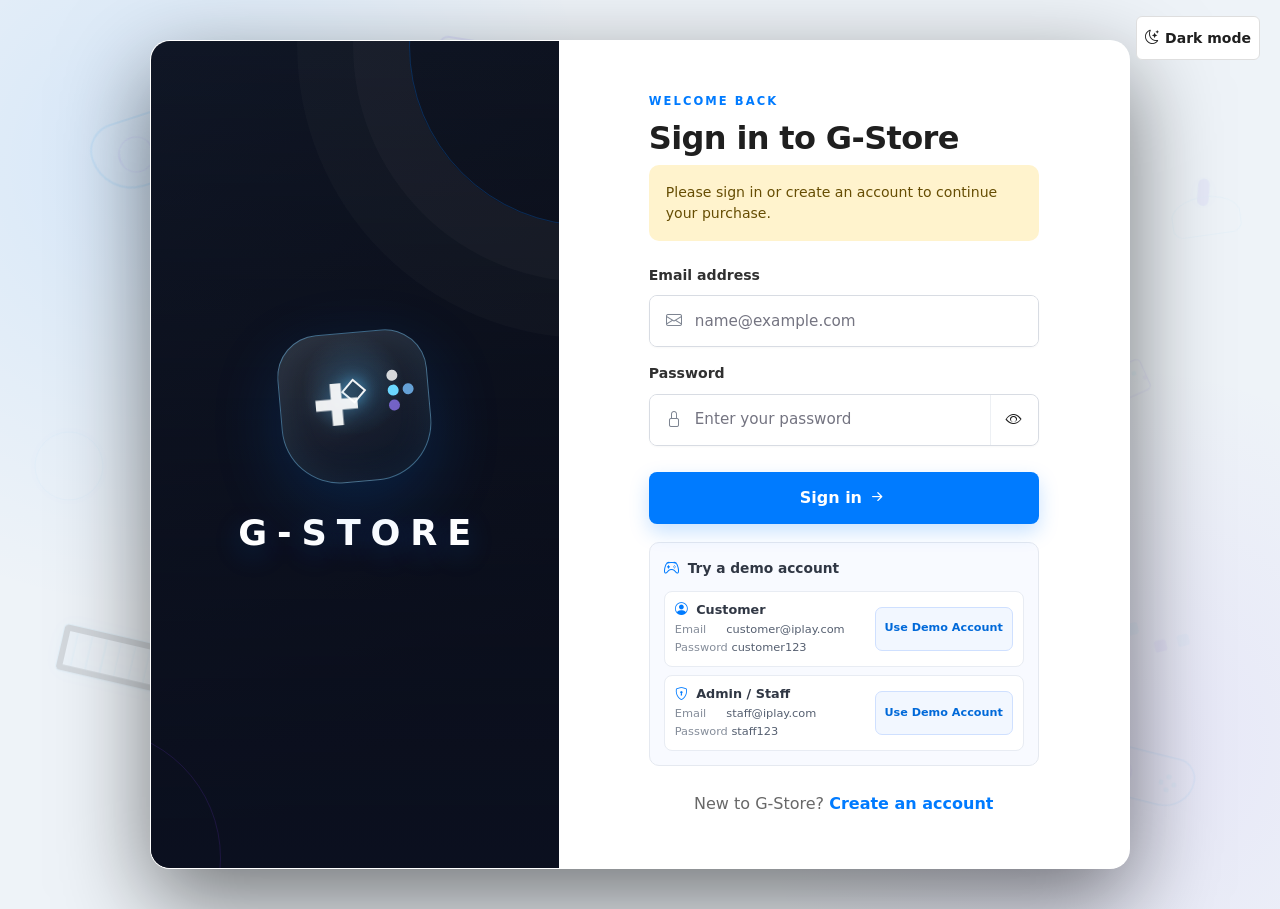
<file: customer/profile.html>
<!doctype html>
<html lang="en">
<head><meta charset="utf-8"><meta name="viewport" content="width=device-width, initial-scale=1"><meta name="description" content="Manage your G-Store customer profile and account details."><title>My Profile | G-Store</title><link href="https://cdn.jsdelivr.net/npm/bootstrap@5.3.3/dist/css/bootstrap.min.css" rel="stylesheet"><link href="https://cdn.jsdelivr.net/npm/bootstrap-icons@1.11.3/font/bootstrap-icons.css" rel="stylesheet"><link href="../css/style.css" rel="stylesheet"></head>
<body class="market-page"><nav class="navbar market-navbar"><div class="container py-2"><a class="navbar-brand" href="home.html"><i class="bi bi-controller me-2"></i>G-STORE</a><div class="ms-auto"><button class="btn btn-outline-light btn-sm" data-auth-logout>Logout</button></div></div></nav>
<main class="container py-5"><div class="row justify-content-center"><div class="col-lg-7"><h1 class="mb-4">My Profile</h1><form class="management-panel" id="profile-form"><div id="store-feedback"></div><div class="mb-3"><label class="form-label">Full name</label><input class="form-control" name="fullName" required></div><div class="mb-3"><label class="form-label">Email address</label><input class="form-control" name="email" readonly></div><button class="btn btn-primary auth-submit px-4" type="submit">Save Changes</button></form></div></div></main>
<script src="https://cdn.jsdelivr.net/npm/bootstrap@5.3.3/dist/js/bootstrap.bundle.min.js"></script><script src="../js/auth.js"></script><script src="../js/customer.js"></script><script src="../js/store.js"></script></body></html>
</file>
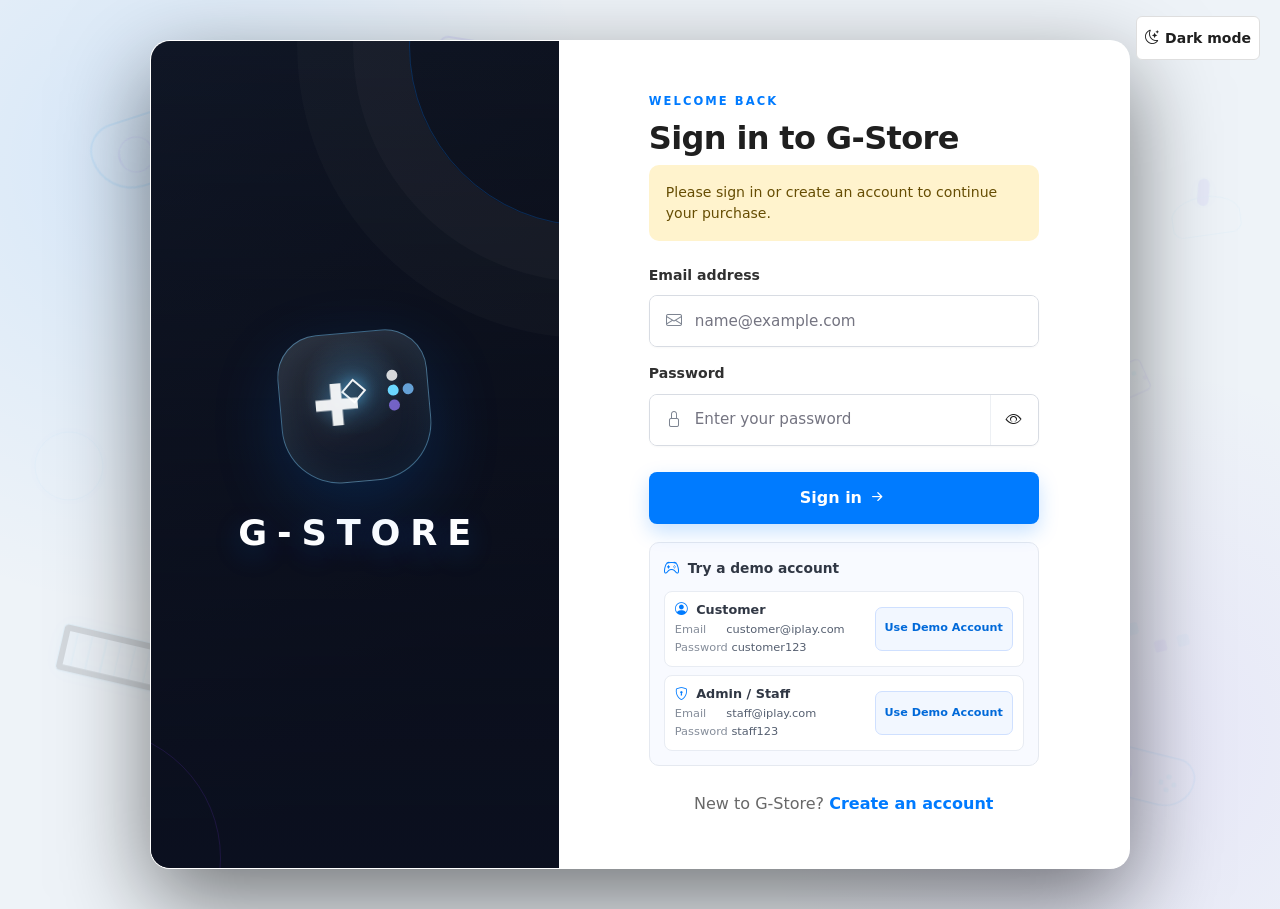
<file: staff/customers.html>
<!doctype html>
<html lang="en"><head><meta charset="utf-8"><meta name="viewport" content="width=device-width, initial-scale=1"><meta name="description" content="Review G-Store customer records and purchase activity."><title>Admin Customers | G-Store</title><link href="https://cdn.jsdelivr.net/npm/bootstrap@5.3.3/dist/css/bootstrap.min.css" rel="stylesheet"><link href="https://cdn.jsdelivr.net/npm/bootstrap-icons@1.11.3/font/bootstrap-icons.css" rel="stylesheet"><link href="../css/style.css" rel="stylesheet"></head>
<body class="market-page"><aside class="staff-sidebar p-4"><a class="navbar-brand d-block mb-4" href="dashboard.html" aria-label="G-Store Admin Dashboard"><i class="bi bi-controller me-2"></i>G-STORE</a><nav class="nav flex-column mb-4"><a class="nav-link" href="dashboard.html"><i class="bi bi-grid me-2"></i>Dashboard</a><a class="nav-link" href="products.html"><i class="bi bi-box-seam me-2"></i>Products</a><a class="nav-link" href="inventory.html"><i class="bi bi-clipboard-data me-2"></i>Inventory</a><a class="nav-link" href="orders.html"><i class="bi bi-bag me-2"></i>Orders</a><a class="nav-link active" href="customers.html"><i class="bi bi-people me-2"></i>Customers</a><a class="nav-link" href="reports.html"><i class="bi bi-bar-chart me-2"></i>Reports</a></nav><div class="admin-account"><i class="bi bi-person-circle me-2"></i>Admin Account</div><button class="btn btn-outline-light btn-sm w-100" data-auth-logout><i class="bi bi-box-arrow-right me-1"></i>Logout</button></aside><main class="staff-main"><h1 class="mb-4">Admin Customers</h1><div class="table-responsive"><table class="table staff-table"><thead><tr><th>Customer ID</th><th>Name</th><th>Email</th><th>Phone</th><th>Registered</th><th>Orders</th><th>Total spent</th><th>Status</th></tr></thead><tbody id="staff-customer-table"></tbody></table></div></main>
<div class="modal fade" id="customer-history-modal" tabindex="-1" aria-labelledby="customer-history-title" aria-hidden="true"><div class="modal-dialog modal-lg modal-dialog-scrollable"><div class="modal-content"><div class="modal-header"><h2 class="modal-title fs-5" id="customer-history-title">Customer orders</h2><button class="btn-close" data-bs-dismiss="modal" aria-label="Close"></button></div><div class="modal-body" id="customer-history-content"></div></div></div></div>
<script src="https://cdn.jsdelivr.net/npm/bootstrap@5.3.3/dist/js/bootstrap.bundle.min.js"></script><script src="../js/auth.js"></script><script src="../js/customer.js"></script><script src="../js/store.js"></script><script src="../js/staff.js"></script></body></html>
</file>
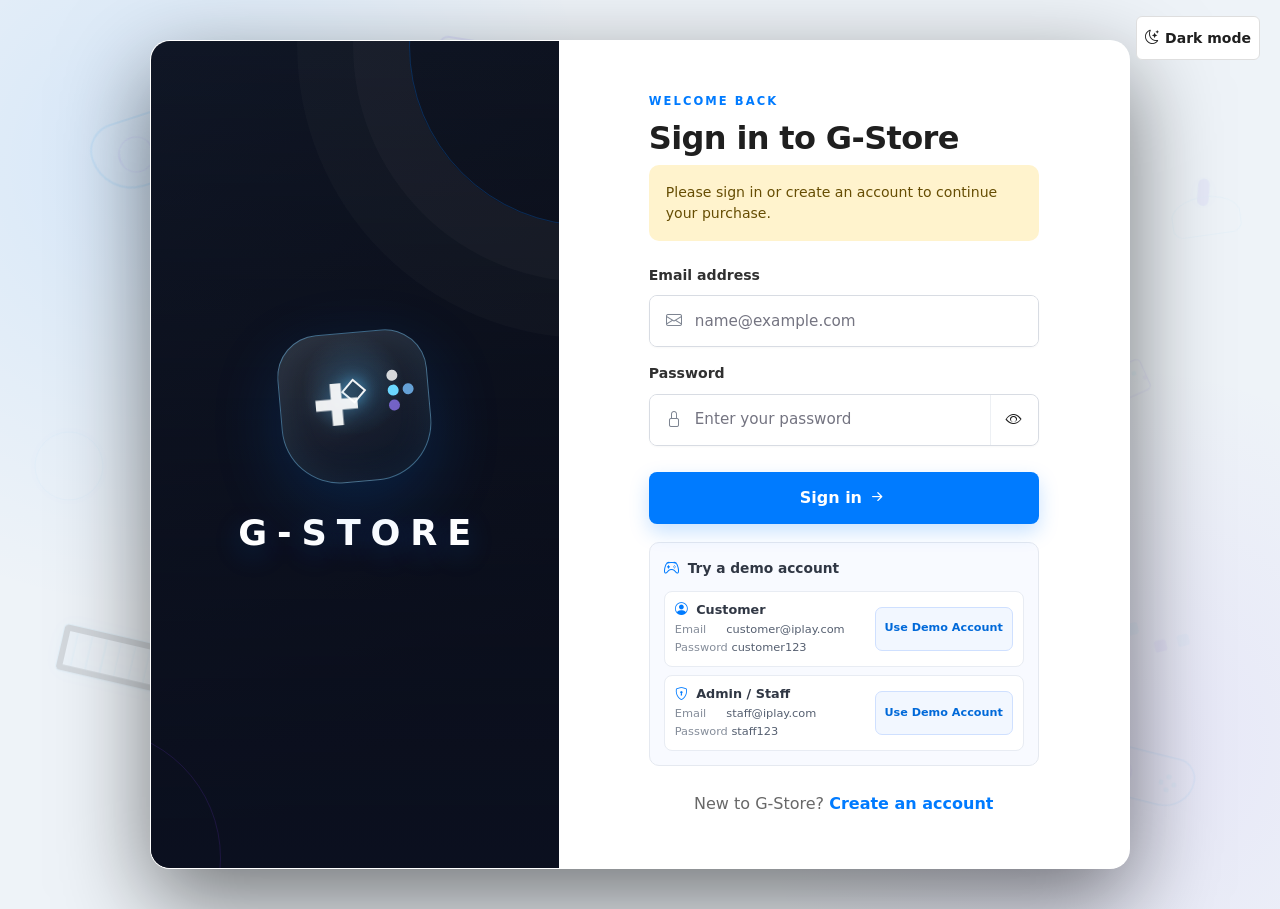
<file: staff/inventory.html>
<!doctype html>
<html lang="en"><head><meta charset="utf-8"><meta name="viewport" content="width=device-width, initial-scale=1"><meta name="description" content="Manage G-Store product stock levels and inventory status."><title>Admin Inventory | G-Store</title><link href="https://cdn.jsdelivr.net/npm/bootstrap@5.3.3/dist/css/bootstrap.min.css" rel="stylesheet"><link href="https://cdn.jsdelivr.net/npm/bootstrap-icons@1.11.3/font/bootstrap-icons.css" rel="stylesheet"><link href="../css/style.css" rel="stylesheet"></head>
<body class="market-page"><aside class="staff-sidebar p-4"><a class="navbar-brand d-block mb-4" href="dashboard.html" aria-label="G-Store Admin Dashboard"><i class="bi bi-controller me-2"></i>G-STORE</a><nav class="nav flex-column mb-4"><a class="nav-link" href="dashboard.html"><i class="bi bi-grid me-2"></i>Dashboard</a><a class="nav-link" href="products.html"><i class="bi bi-box-seam me-2"></i>Products</a><a class="nav-link active" href="inventory.html"><i class="bi bi-clipboard-data me-2"></i>Inventory</a><a class="nav-link" href="orders.html"><i class="bi bi-bag me-2"></i>Orders</a><a class="nav-link" href="customers.html"><i class="bi bi-people me-2"></i>Customers</a><a class="nav-link" href="reports.html"><i class="bi bi-bar-chart me-2"></i>Reports</a></nav><div class="admin-account"><i class="bi bi-person-circle me-2"></i>Admin Account</div><button class="btn btn-outline-light btn-sm w-100" data-auth-logout><i class="bi bi-box-arrow-right me-1"></i>Logout</button></aside><main class="staff-main"><h1 class="mb-4">Admin Inventory Management</h1><div id="staff-feedback"></div><div class="table-responsive"><table class="table staff-table"><thead><tr><th>ID</th><th>Product</th><th>Status</th><th>Stock Quantity</th></tr></thead><tbody id="inventory-table"></tbody></table></div></main><script src="https://cdn.jsdelivr.net/npm/bootstrap@5.3.3/dist/js/bootstrap.bundle.min.js"></script><script src="../js/auth.js"></script><script src="../js/customer.js"></script><script src="../js/store.js"></script><script src="../js/staff.js"></script></body></html>
</file>
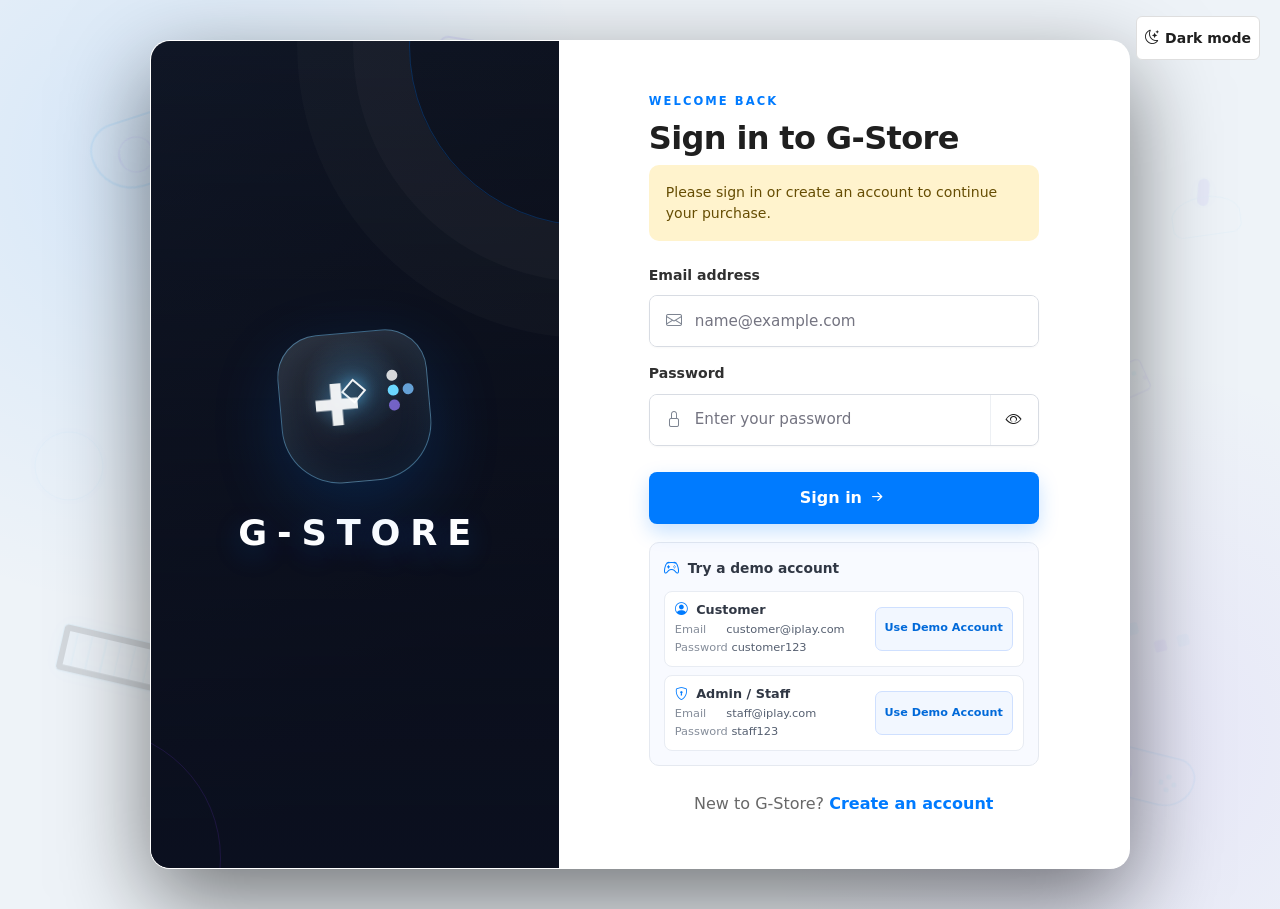
<file: staff/orders.html>
<!doctype html>
<html lang="en"><head><meta charset="utf-8"><meta name="viewport" content="width=device-width, initial-scale=1"><meta name="description" content="Manage G-Store customer orders and order statuses."><title>Admin Orders | G-Store</title><link href="https://cdn.jsdelivr.net/npm/bootstrap@5.3.3/dist/css/bootstrap.min.css" rel="stylesheet"><link href="https://cdn.jsdelivr.net/npm/bootstrap-icons@1.11.3/font/bootstrap-icons.css" rel="stylesheet"><link href="../css/style.css" rel="stylesheet"></head>
<body class="market-page"><aside class="staff-sidebar p-4"><a class="navbar-brand d-block mb-4" href="dashboard.html" aria-label="G-Store Admin Dashboard"><i class="bi bi-controller me-2"></i>G-STORE</a><nav class="nav flex-column mb-4"><a class="nav-link" href="dashboard.html"><i class="bi bi-grid me-2"></i>Dashboard</a><a class="nav-link" href="products.html"><i class="bi bi-box-seam me-2"></i>Products</a><a class="nav-link" href="inventory.html"><i class="bi bi-clipboard-data me-2"></i>Inventory</a><a class="nav-link active" href="orders.html"><i class="bi bi-bag me-2"></i>Orders</a><a class="nav-link" href="customers.html"><i class="bi bi-people me-2"></i>Customers</a><a class="nav-link" href="reports.html"><i class="bi bi-bar-chart me-2"></i>Reports</a></nav><div class="admin-account"><i class="bi bi-person-circle me-2"></i>Admin Account</div><button class="btn btn-outline-light btn-sm w-100" data-auth-logout><i class="bi bi-box-arrow-right me-1"></i>Logout</button></aside><main class="staff-main"><h1 class="mb-4">Admin Order Management</h1><div id="staff-feedback"></div><div class="table-responsive"><table class="table staff-table"><thead><tr><th>Order</th><th>Customer</th><th>Items</th><th>Total</th><th>Status</th></tr></thead><tbody id="staff-order-table"></tbody></table></div></main><script src="https://cdn.jsdelivr.net/npm/bootstrap@5.3.3/dist/js/bootstrap.bundle.min.js"></script><script src="../js/auth.js"></script><script src="../js/customer.js"></script><script src="../js/store.js"></script><script src="../js/staff.js"></script></body></html>
</file>
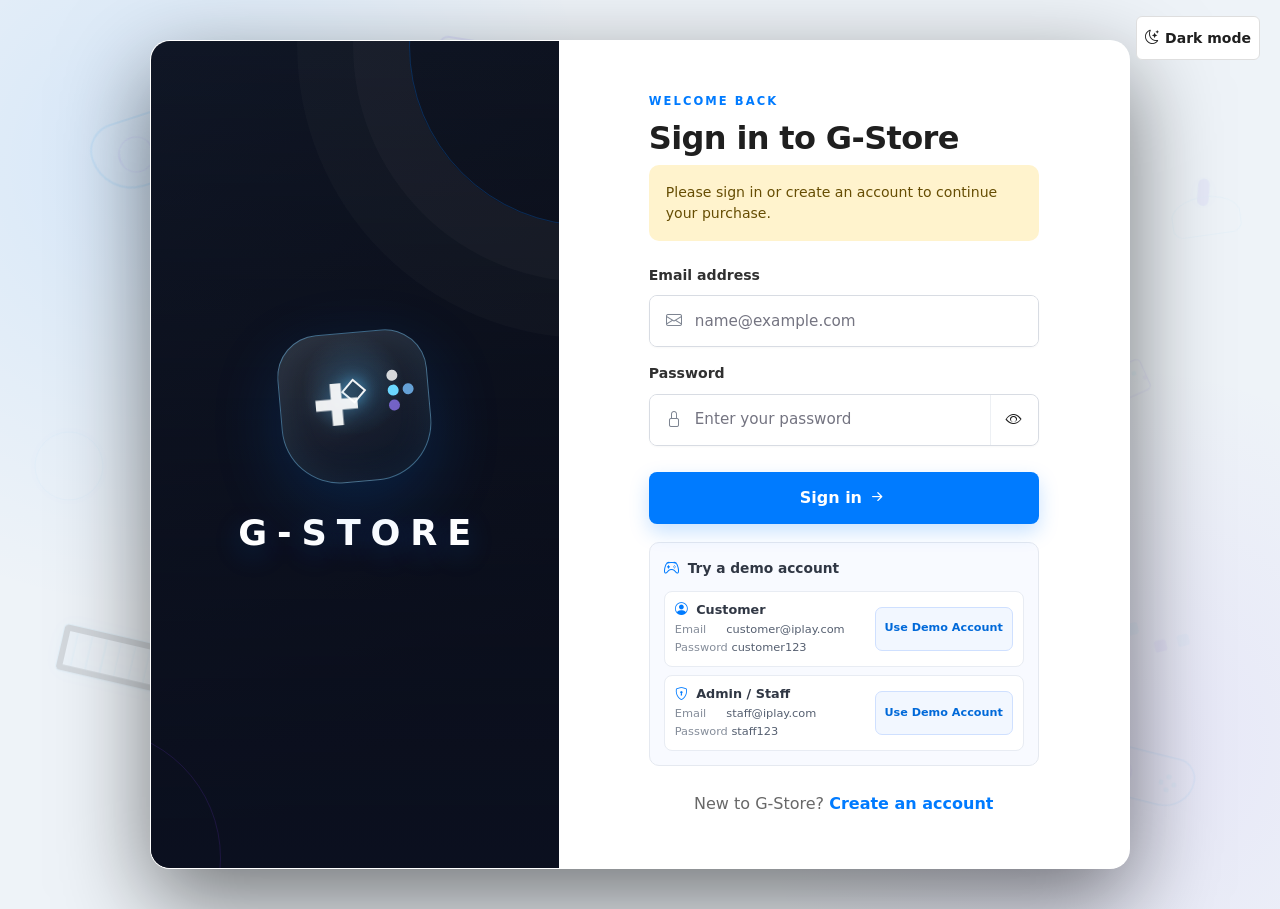
<file: staff/products.html>
<!doctype html>
<html lang="en"><head><meta charset="utf-8"><meta name="viewport" content="width=device-width, initial-scale=1"><meta name="description" content="Manage the G-Store product catalogue and pricing."><title>Admin Products | G-Store</title><link href="https://cdn.jsdelivr.net/npm/bootstrap@5.3.3/dist/css/bootstrap.min.css" rel="stylesheet"><link href="https://cdn.jsdelivr.net/npm/bootstrap-icons@1.11.3/font/bootstrap-icons.css" rel="stylesheet"><link href="../css/style.css" rel="stylesheet"></head>
<body class="market-page"><aside class="staff-sidebar p-4"><a class="navbar-brand d-block mb-4" href="dashboard.html" aria-label="G-Store Admin Dashboard"><i class="bi bi-controller me-2"></i>G-STORE</a><nav class="nav flex-column mb-4"><a class="nav-link" href="dashboard.html"><i class="bi bi-grid me-2"></i>Dashboard</a><a class="nav-link active" href="products.html"><i class="bi bi-box-seam me-2"></i>Products</a><a class="nav-link" href="inventory.html"><i class="bi bi-clipboard-data me-2"></i>Inventory</a><a class="nav-link" href="orders.html"><i class="bi bi-bag me-2"></i>Orders</a><a class="nav-link" href="customers.html"><i class="bi bi-people me-2"></i>Customers</a><a class="nav-link" href="reports.html"><i class="bi bi-bar-chart me-2"></i>Reports</a></nav><div class="admin-account"><i class="bi bi-person-circle me-2"></i>Admin Account</div><button class="btn btn-outline-light btn-sm w-100" data-auth-logout><i class="bi bi-box-arrow-right me-1"></i>Logout</button></aside>
<main class="staff-main"><div class="d-flex justify-content-between mb-4"><div><p class="text-primary small fw-bold">ADMIN CATALOG &amp; INVENTORY</p><h1>Products &amp; Inventory</h1></div><button class="btn btn-primary auth-submit" id="new-product" data-bs-toggle="modal" data-bs-target="#product-modal">Add Product</button></div><div id="staff-feedback"></div><div class="table-responsive"><table class="table staff-table"><thead><tr><th>ID</th><th>Name</th><th>Category</th><th>Platform</th><th>Price</th><th>Stock</th><th>Status</th><th>Actions</th></tr></thead><tbody id="staff-product-table"></tbody></table></div></main>
<div class="modal fade" id="product-modal"><div class="modal-dialog modal-lg"><div class="modal-content"><div class="modal-header"><h2 class="modal-title fs-5">Product Details</h2><button class="btn-close" data-bs-dismiss="modal"></button></div><form id="staff-product-form"><div class="modal-body row g-3">
<div class="col-md-4"><label class="form-label">Product ID</label><input class="form-control" name="id" required></div><div class="col-md-8"><label class="form-label">Product Name</label><input class="form-control" name="name" required></div>
<div class="col-md-4"><label class="form-label">Category</label><select class="form-select" name="category" required><option>PlayStation</option><option>Xbox</option><option>Nintendo</option><option>Games</option><option>Accessories</option></select></div><div class="col-md-4"><label class="form-label">Platform</label><select class="form-select" name="platform" required><option>PlayStation</option><option>PlayStation 5</option><option>PlayStation 4</option><option>Xbox</option><option>Xbox Series X</option><option>Nintendo Switch</option><option>Nintendo Switch 2</option><option>Multi-platform</option></select></div><div class="col-md-4"><label class="form-label">Brand</label><input class="form-control" name="brand" required></div>
<div class="col-12"><label class="form-label">Description</label><textarea class="form-control" name="description" required></textarea></div>
<div class="col-md-4"><label class="form-label">Variant group</label><input class="form-control" name="variantGroup" placeholder="e.g. PlayStation consoles"></div><div class="col-md-4"><label class="form-label">Model</label><input class="form-control" name="model"></div><div class="col-md-4"><label class="form-label">Edition</label><input class="form-control" name="edition"></div>
<div class="col-md-4"><label class="form-label">Storage</label><input class="form-control" name="storage" placeholder="e.g. 1TB"></div><div class="col-md-4"><label class="form-label">Colour</label><input class="form-control" name="color"></div><div class="col-md-4"><label class="form-label">Game/accessory format</label><input class="form-control" name="mediaFormat" placeholder="e.g. Physical disc"></div>
<div class="col-md-4"><label class="form-label">Price (RM)</label><input class="form-control" name="price" type="number" min="0" step="0.01" required></div><div class="col-md-4"><label class="form-label">Stock quantity</label><input class="form-control" name="stock" type="number" min="0" required></div><div class="col-md-4"><label class="form-label">Condition</label><select class="form-select" name="condition"><option>New</option><option>Pre-owned</option></select></div><div class="col-12"><label class="form-label">Image URL</label><input class="form-control" name="image" placeholder="../images/... or image URL"></div><input type="hidden" name="status">
</div><div class="modal-footer"><button class="btn btn-primary auth-submit">Save Product</button></div></form></div></div></div>
<script src="https://cdn.jsdelivr.net/npm/bootstrap@5.3.3/dist/js/bootstrap.bundle.min.js"></script><script src="../js/auth.js"></script><script src="../js/customer.js"></script><script src="../js/store.js"></script><script src="../js/staff.js"></script></body></html>
</file>
<file: css/style.css>
:root {
  --iplay-bg: #f5f5f5;
  --iplay-surface: #ffffff;
  --iplay-panel: #ffffff;
  --iplay-purple: #006fcd;
  --iplay-purple-bright: #168bdf;
  --iplay-cyan: #006fcd;
  --iplay-text: #1f1f1f;
  --iplay-muted: #686868;
  --iplay-border: #dedede;
}

*,
*::before,
*::after {
  box-sizing: border-box;
}

body {
  margin: 0;
  font-family: "Segoe UI", system-ui, -apple-system, sans-serif;
  color: var(--iplay-text);
  background: var(--iplay-bg);
}

.auth-page {
  min-height: 100vh;
  background:
    radial-gradient(circle at 15% 20%, rgba(155, 92, 255, 0.16), transparent 28rem),
    radial-gradient(circle at 90% 80%, rgba(69, 214, 232, 0.08), transparent 24rem),
    linear-gradient(145deg, #07070a 0%, #101018 100%);
}

.auth-shell {
  min-height: 100vh;
  display: grid;
  place-items: center;
  padding: 32px 20px;
}

.auth-card {
  width: min(960px, 100%);
  min-height: 590px;
  overflow: hidden;
  border: 1px solid var(--iplay-border);
  border-radius: 22px;
  background: var(--iplay-surface);
  box-shadow: 0 28px 80px rgba(0, 0, 0, 0.48);
}

.auth-brand-panel {
  position: relative;
  display: flex;
  flex-direction: column;
  justify-content: center;
  padding: 48px;
  overflow: hidden;
  background:
    linear-gradient(160deg, rgba(155, 92, 255, 0.96), rgba(86, 48, 163, 0.92)),
    #7040c4;
}

.auth-brand-panel.login-brand-panel {
  justify-content: flex-start;
  padding: 48px;
  background:
    linear-gradient(155deg, rgba(0, 111, 205, 0.98), rgba(0, 57, 112, 0.96)),
    #006fcd;
  isolation: isolate;
}

.login-brand-panel::before {
  width: 420px;
  height: 420px;
  right: -240px;
  top: 50px;
  border-color: rgba(255, 255, 255, 0.09);
  box-shadow: 0 0 0 56px rgba(255, 255, 255, 0.025), 0 0 0 112px rgba(255, 255, 255, 0.018);
}

.login-brand-panel::after {
  width: 180px;
  height: 180px;
  left: -105px;
  bottom: -88px;
  opacity: 0.9;
}

.login-brand-panel > .brand-lockup,
.login-brand-panel > .brand-tagline {
  position: relative;
  z-index: 1;
}

.brand-lockup {
  display: flex;
  align-items: center;
  gap: 14px;
}

.login-brand-panel .brand-mark {
  flex: 0 0 48px;
  width: 48px;
  height: 48px;
  margin: 0;
  border-radius: 13px;
  font-size: 25px;
  backdrop-filter: none;
}

/* Centered, original I-PLAY identity for the login panel. */
.auth-page .auth-brand-panel.login-brand-panel {
  justify-content: center;
  align-items: center;
  padding: 54px;
  text-align: center;
}

.auth-page .login-brand-panel .brand-lockup {
  display: flex;
  flex-direction: column;
  align-items: center;
  gap: 25px;
  position: relative;
  z-index: 2;
}

.auth-page .login-brand-panel .brand-mark {
  position: relative;
  inset: auto;
  flex: 0 0 auto;
  width: 150px;
  height: 150px;
  margin: 0;
  border: 1px solid rgba(122, 205, 255, 0.44);
  border-radius: 42px 42px 58px 58px;
  overflow: hidden;
  color: #fff;
  background:
    radial-gradient(circle at 50% 35%, rgba(82, 192, 255, 0.22), transparent 42%),
    linear-gradient(155deg, rgba(255, 255, 255, 0.12), rgba(0, 123, 255, 0.04));
  box-shadow:
    0 24px 70px rgba(0, 123, 255, 0.18),
    inset 0 0 34px rgba(119, 198, 255, 0.08);
  transform: rotate(-5deg);
}

.iplay-symbol-core {
  position: absolute;
  left: 50%;
  top: 39%;
  width: 18px;
  height: 18px;
  border: 2px solid rgba(255, 255, 255, 0.95);
  transform: translate(-50%, -50%) rotate(45deg);
  box-shadow: 0 0 16px rgba(91, 195, 255, 0.65);
}

.iplay-symbol-dpad {
  position: absolute;
  left: 35px;
  top: 49px;
  width: 42px;
  height: 42px;
  filter: drop-shadow(0 0 9px rgba(113, 205, 255, 0.28));
}

.iplay-symbol-dpad::before {
  position: absolute;
  inset: 0;
  content: "";
  background: rgba(255, 255, 255, 0.92);
  clip-path: polygon(37% 0, 63% 0, 63% 37%, 100% 37%, 100% 63%, 63% 63%, 63% 100%, 37% 100%, 37% 63%, 0 63%, 0 37%, 37% 37%);
}

.iplay-symbol-buttons {
  position: absolute;
  right: 29px;
  top: 55px;
  width: 11px;
  height: 11px;
  border-radius: 50%;
  background: #6bd7ff;
  box-shadow: 0 -15px 0 rgba(255, 255, 255, 0.82), 15px 0 0 rgba(120, 193, 255, 0.8), 0 15px 0 rgba(151, 124, 255, 0.72);
}

.auth-page .login-brand-panel .brand-name {
  color: #fff;
  font-size: clamp(1.8rem, 3vw, 2.2rem);
  font-weight: 800;
  letter-spacing: 0.28em;
  text-indent: 0.28em;
  text-shadow: 0 8px 28px rgba(0, 123, 255, 0.24);
}

.login-brand-panel .brand-name {
  margin: 0;
  font-size: 1.12rem;
  letter-spacing: 0.24em;
}

.login-brand-panel .brand-tagline {
  margin-top: auto;
  margin-bottom: 0;
  font-size: clamp(2.2rem, 3.5vw, 3.15rem);
  font-weight: 700;
  line-height: 1.03;
  letter-spacing: -0.035em;
}

.auth-brand-panel::before,
.auth-brand-panel::after {
  position: absolute;
  content: "";
  border-radius: 50%;
  border: 1px solid rgba(255, 255, 255, 0.12);
}

.auth-brand-panel::before {
  width: 300px;
  height: 300px;
  right: -155px;
  top: -120px;
}

.auth-brand-panel::after {
  width: 210px;
  height: 210px;
  left: -120px;
  bottom: -100px;
}

.brand-mark {
  width: 64px;
  height: 64px;
  display: grid;
  place-items: center;
  margin-bottom: 24px;
  border: 1px solid rgba(255, 255, 255, 0.28);
  border-radius: 18px;
  background: rgba(255, 255, 255, 0.12);
  font-size: 34px;
  backdrop-filter: blur(8px);
}

.brand-name {
  margin-bottom: 12px;
  font-size: 0.83rem;
  font-weight: 800;
  letter-spacing: 0.28em;
}

.brand-tagline {
  margin-bottom: 18px;
  font-size: clamp(2.1rem, 4vw, 3rem);
  font-weight: 800;
  line-height: 0.98;
  letter-spacing: -0.04em;
}

.brand-copy {
  max-width: 290px;
  margin: 0;
  color: rgba(255, 255, 255, 0.78);
  line-height: 1.65;
}

.auth-form-panel {
  display: grid;
  align-items: center;
  padding: 48px 64px;
  background: rgba(20, 20, 28, 0.97);
}

.auth-form-wrap {
  width: 100%;
}

.auth-eyebrow {
  margin-bottom: 6px;
  color: var(--iplay-cyan);
  font-size: 0.73rem;
  font-weight: 800;
  letter-spacing: 0.18em;
}

.auth-form-wrap h2 {
  margin-bottom: 7px;
  font-size: 2rem;
  font-weight: 750;
  letter-spacing: -0.02em;
}

.auth-subtitle {
  margin-bottom: 28px;
  color: var(--iplay-muted);
}

.form-label {
  margin-bottom: 8px;
  color: #dcdce4;
  font-size: 0.88rem;
  font-weight: 600;
}

.auth-input {
  border-radius: 10px;
  overflow: hidden;
  border: 1px solid var(--iplay-border);
  transition: border-color 0.2s ease, box-shadow 0.2s ease;
}

.auth-input:focus-within {
  border-color: var(--iplay-purple);
  box-shadow: 0 0 0 3px rgba(155, 92, 255, 0.16);
}

.auth-input .input-group-text,
.auth-input .form-control,
.auth-input .password-toggle {
  border: 0;
  border-radius: 0;
  color: var(--iplay-muted);
  background: var(--iplay-panel);
}

.auth-input .input-group-text {
  padding-left: 14px;
  padding-right: 8px;
}

.auth-input .form-control {
  min-height: 48px;
  padding-left: 4px;
  color: var(--iplay-text);
  box-shadow: none;
}

.auth-input .form-control::placeholder {
  color: #747481;
}

.auth-input .form-control:focus {
  color: var(--iplay-text);
  background: var(--iplay-panel);
}

.password-toggle {
  padding: 0 14px;
}

.password-toggle:hover,
.password-toggle:focus {
  color: var(--iplay-text);
  background: var(--iplay-panel);
}

.form-text {
  margin-top: 7px;
  color: #81818c;
}

.auth-submit {
  min-height: 50px;
  border: 0;
  border-radius: 10px;
  color: #fff;
  font-weight: 750;
  background: linear-gradient(90deg, var(--iplay-purple), var(--iplay-purple-bright));
  box-shadow: 0 10px 28px rgba(155, 92, 255, 0.24);
}

.auth-submit:hover,
.auth-submit:focus {
  color: #fff;
  background: linear-gradient(90deg, #8c4de9, #a96afa);
}

.auth-submit i {
  font-size: 1.3rem;
  vertical-align: -0.18em;
}

.auth-switch {
  margin: 24px 0 0;
  text-align: center;
  color: var(--iplay-muted);
}

.auth-switch a {
  color: var(--iplay-cyan);
  font-weight: 700;
  text-decoration: none;
}

.auth-switch a:hover {
  text-decoration: underline;
}

.alert {
  border: 1px solid transparent;
  border-radius: 10px;
  font-size: 0.88rem;
}

.alert-danger {
  color: #ffc4cc;
  border-color: rgba(255, 107, 129, 0.24);
  background: rgba(255, 107, 129, 0.09);
}

.alert-success {
  color: #b9f8c9;
  border-color: rgba(92, 219, 126, 0.24);
  background: rgba(92, 219, 126, 0.09);
}

.register-form-wrap .auth-subtitle {
  margin-bottom: 18px;
}

@media (max-width: 991.98px) {
  .auth-card {
    max-width: 680px;
  }

  .auth-brand-panel {
    min-height: 230px;
    padding: 36px 48px;
  }

  .brand-mark {
    position: absolute;
    right: 48px;
    top: 36px;
    width: 58px;
    height: 58px;
  }

  .brand-copy {
    max-width: 420px;
  }

  .auth-brand-panel.login-brand-panel {
    justify-content: center;
    min-height: 230px;
    padding: 36px 48px;
  }

  .login-brand-panel .brand-mark {
    position: static;
    flex-basis: 48px;
    width: 48px;
    height: 48px;
  }

  .login-brand-panel .brand-tagline {
    margin-top: 34px;
  }

  .auth-form-panel {
    padding: 44px 48px;
  }
}

@media (max-width: 575.98px) {
  .auth-shell {
    padding: 0;
  }

  .auth-card {
    min-height: 100vh;
    border: 0;
    border-radius: 0;
  }

  .auth-brand-panel {
    min-height: 205px;
    padding: 28px 24px;
  }

  .brand-mark {
    right: 24px;
    top: 28px;
  }

  .brand-tagline {
    font-size: 2rem;
  }

  .brand-copy {
    display: none;
  }

  .auth-form-panel {
    padding: 36px 24px;
  }

  .auth-form-wrap h2 {
    font-size: 1.7rem;
  }
}

.game-table-actions {
  white-space: nowrap;
}

.retail-card {
  display: flex;
  flex-direction: column;
  overflow: hidden;
  border: 1px solid var(--iplay-border);
  border-radius: 14px;
  background: var(--iplay-surface);
}

.retail-image {
  height: 220px;
  position: relative;
  overflow: hidden;
  display: flex;
  align-items: center;
  justify-content: center;
  padding: 12px;
  background: #f1f1f3;
}

.retail-image img {
  width: 100%;
  height: 100%;
  object-fit: contain;
}

.retail-image .badge {
  position: absolute;
  left: 12px;
  bottom: 12px;
}

.retail-card-body {
  min-height: 175px;
  display: flex;
  flex-direction: column;
  padding: 18px;
}

.retail-card h2 a {
  color: var(--iplay-text);
  text-decoration: none;
}

.filter-bar,
.management-panel {
  border: 1px solid var(--iplay-border);
  border-radius: 14px;
  background: var(--iplay-surface);
  padding: 20px;
}

.store-feedback:not(:empty) {
  margin-bottom: 16px;
}

.detail-image {
  overflow: hidden;
  border-radius: 16px;
  border: 1px solid var(--iplay-border);
  background: var(--iplay-panel);
}

.detail-image img {
  width: 100%;
  aspect-ratio: 4 / 3;
  object-fit: contain;
  background: #f1f1f3;
}

.detail-price {
  color: var(--iplay-cyan);
  font-size: 2rem;
}

.product-facts {
  margin: 24px 0;
  border-top: 1px solid var(--iplay-border);
}

.product-facts div {
  display: flex;
  justify-content: space-between;
  padding: 11px 0;
  border-bottom: 1px solid var(--iplay-border);
}

.product-facts dd {
  margin: 0;
}

.cart-item {
  display: flex;
  align-items: center;
  gap: 16px;
  margin-bottom: 12px;
  padding: 14px;
  border: 1px solid var(--iplay-border);
  border-radius: 12px;
  background: var(--iplay-surface);
}

.cart-item img {
  flex: 0 0 84px;
  width: 84px;
  height: 84px;
  border-radius: 8px;
  object-fit: contain;
  background: #f1f1f3;
}

.cart-item > .flex-grow-1 {
  min-width: 0;
  overflow-wrap: anywhere;
}

.cart-controls {
  display: flex;
  align-items: center;
  gap: 12px;
  flex: 0 0 auto;
  max-width: 100%;
}

.cart-controls input {
  width: 72px;
}

.empty-state {
  padding: 48px 20px;
  text-align: center;
  border: 1px dashed var(--iplay-border);
  border-radius: 14px;
  color: var(--iplay-muted);
}

.staff-table {
  border-color: var(--iplay-border);
  vertical-align: middle;
}

.staff-table th,
.staff-table td {
  background: var(--iplay-surface);
  border-color: var(--iplay-border);
  color: var(--iplay-text);
}

/* I-Play retail theme */
.market-page {
  color: var(--iplay-text);
  background: #f5f5f5;
}

.market-navbar {
  min-height: 72px;
  border-bottom: 1px solid #e5e5e5;
  background: #fff;
  box-shadow: 0 2px 12px rgba(0, 0, 0, 0.04);
}

.navbar-brand,
.navbar-brand:hover,
.navbar-brand:focus {
  color: #1f1f1f;
}

.navbar-brand i {
  color: var(--iplay-purple);
}

.market-nav .nav-link {
  padding: 0.7rem 1rem;
  color: #4f4f4f;
  font-weight: 600;
}

.market-nav .nav-link.active,
.market-nav .nav-link:hover {
  color: var(--iplay-purple);
}

.market-hero {
  min-height: 430px;
  border-radius: 4px;
  background:
    linear-gradient(90deg, rgba(23, 23, 23, 0.96) 0%, rgba(23, 23, 23, 0.72) 48%, rgba(23, 23, 23, 0.08)),
    url("https://images.unsplash.com/photo-1606144042614-b2417e99c4e3?auto=format&fit=crop&w=1800&q=85") center / cover;
}

.market-hero h1 {
  font-size: clamp(2.6rem, 6vw, 5rem);
}

.market-hero p {
  max-width: 560px;
}

.section-title {
  color: #1f1f1f;
}

.retail-card {
  border: 0;
  border-radius: 4px;
  background: #fff;
  box-shadow: 0 2px 14px rgba(0, 0, 0, 0.07);
  transition: transform 0.18s ease, box-shadow 0.18s ease;
}

.retail-card:hover {
  transform: translateY(-3px);
  box-shadow: 0 10px 28px rgba(0, 0, 0, 0.12);
}

.retail-image {
  height: 240px;
  padding: 18px;
  border-bottom: 1px solid #ededed;
  background: #fff;
}

.retail-card-body {
  min-height: 190px;
  padding: 20px;
}

.retail-card h2 a {
  color: #1f1f1f;
}

.retail-card h2 a:hover {
  color: var(--iplay-purple);
}

.price,
.detail-price {
  color: var(--iplay-purple);
}

.btn-primary,
.auth-submit {
  border: 0;
  border-radius: 24px;
  color: #fff;
  background: var(--iplay-purple);
  box-shadow: none;
}

.btn-primary:hover,
.btn-primary:focus,
.auth-submit:hover,
.auth-submit:focus {
  color: #fff;
  background: #005ba8;
}

.btn-outline-light {
  border-color: #cfcfcf;
  color: #333;
}

.btn-outline-light:hover,
.btn-outline-light:focus {
  border-color: var(--iplay-purple);
  color: #fff;
  background: var(--iplay-purple);
}

.filter-bar,
.management-panel,
.cart-item {
  border-color: #e3e3e3;
  border-radius: 4px;
  color: #1f1f1f;
  background: #fff;
  box-shadow: 0 2px 12px rgba(0, 0, 0, 0.04);
}

.bg-dark,
.form-control.bg-dark,
.form-select.bg-dark {
  color: #1f1f1f !important;
  border-color: #d6d6d6 !important;
  background: #fff !important;
}

.text-secondary {
  color: #686868 !important;
}

.empty-state {
  border-color: #ddd;
  color: #686868;
  background: #fff;
}

.staff-sidebar {
  background: #171717;
}

.staff-sidebar .navbar-brand {
  color: #fff;
}

.staff-sidebar .nav-link {
  color: #cfcfcf;
}

.staff-sidebar .nav-link.active,
.staff-sidebar .nav-link:hover {
  color: #fff;
  background: var(--iplay-purple);
}

.staff-main {
  background: #f5f5f5;
  color: #1f1f1f;
}

.dashboard-stat {
  border: 0;
  border-radius: 4px;
  background: #fff;
  box-shadow: 0 2px 12px rgba(0, 0, 0, 0.06);
}

.staff-table th,
.staff-table td,
.dashboard-table th,
.dashboard-table td {
  border-color: #e2e2e2;
  background: #fff;
  color: #1f1f1f;
}

.auth-page {
  background: #f5f5f5;
}

.auth-card,
.auth-form-panel {
  border-color: #dedede;
  background: #fff;
}

.auth-brand-panel {
  background: #171717;
}

.auth-card {
  border-radius: 4px;
}

.auth-input {
  border-color: #d7d7d7;
}

.auth-input .input-group-text,
.auth-input .form-control,
.auth-input .password-toggle {
  color: #1f1f1f;
  background: #fff;
}

.auth-input .form-control:focus {
  color: #1f1f1f;
  background: #fff;
}

.auth-form-wrap h2,
.form-label,
.auth-switch {
  color: #1f1f1f;
}

.auth-subtitle,
.brand-copy {
  color: #686868;
}

.footer-iplay {
  color: #fff;
  background: #171717;
}

.footer-iplay a {
  color: #d6d6d6;
  text-decoration: none;
}

.footer-iplay a:hover {
  color: #fff;
}

@media (max-width: 991.98px) {
  .market-hero {
    min-height: 360px;
  }

  .staff-sidebar {
    background: #171717;
  }
}

.market-page {
  min-height: 100vh;
  background: #0a0a0f;
}

.market-navbar {
  border-bottom: 1px solid var(--iplay-border);
  background: rgba(10, 10, 15, 0.96);
}

.navbar-brand {
  color: var(--iplay-text);
  font-weight: 800;
  letter-spacing: 0.05em;
}

.navbar-brand:hover,
.navbar-brand:focus {
  color: var(--iplay-text);
}

.navbar-brand i {
  color: var(--iplay-purple-bright);
}

.market-nav .nav-link {
  color: var(--iplay-muted);
}

.market-nav .nav-link:hover,
.market-nav .nav-link.active {
  color: var(--iplay-text);
}

.market-hero {
  position: relative;
  min-height: 390px;
  display: grid;
  align-items: end;
  padding: 64px;
  overflow: hidden;
  border-radius: 22px;
  background: #171717;
}

.hero-slides,
.hero-slide {
  position: absolute;
  inset: 0;
}

.hero-slide {
  background-image: linear-gradient(90deg, rgba(12, 12, 18, 0.94) 0%, rgba(12, 12, 18, 0.58) 55%, rgba(12, 12, 18, 0.18)), var(--hero-image);
  background-position: center;
  background-repeat: no-repeat;
  background-size: cover;
  opacity: 0;
  transition: opacity 1s ease-in-out;
}

.hero-slide.active {
  opacity: 1;
}

.hero-content {
  position: relative;
  z-index: 2;
}

.hero-indicators {
  position: absolute;
  z-index: 3;
  right: 24px;
  bottom: 22px;
  display: flex;
  gap: 8px;
}

.hero-indicators button {
  position: relative;
  width: 40px;
  height: 40px;
  padding: 0;
  border: 0;
  border-radius: 50%;
  background: transparent;
}

.hero-indicators button::before {
  position: absolute;
  content: "";
  inset: 16px 8px;
  border-radius: 999px;
  background: rgba(255, 255, 255, 0.48);
  transition: width 0.2s ease, background-color 0.2s ease;
}

.hero-indicators button.active::before {
  inset-inline: 4px;
  background: #fff;
}

.market-hero h1 {
  max-width: 620px;
  margin-bottom: 16px;
  font-size: clamp(2.4rem, 6vw, 5rem);
  font-weight: 850;
  letter-spacing: -0.04em;
}

.market-hero p {
  max-width: 520px;
  color: #d1d1dc;
  font-size: 1.05rem;
}

.section-title {
  font-size: 1.6rem;
  font-weight: 750;
}

.game-card {
  height: 100%;
  overflow: hidden;
  border: 1px solid var(--iplay-border);
  border-radius: 16px;
  background: var(--iplay-surface);
}

.game-cover {
  aspect-ratio: 16 / 10;
  display: grid;
  place-items: center;
  font-size: 3rem;
  background: linear-gradient(135deg, var(--game-one, #6332a8), var(--game-two, #164d67));
}

.game-card-body {
  padding: 18px;
}

.game-card h3 {
  font-size: 1.08rem;
}

.game-card .price {
  color: var(--iplay-cyan);
  font-weight: 800;
}

.staff-sidebar {
  width: 240px;
  min-height: 100vh;
  position: fixed;
  border-right: 1px solid var(--iplay-border);
  background: var(--iplay-surface);
}

.staff-sidebar .nav-link {
  margin-bottom: 4px;
  border-radius: 8px;
  color: var(--iplay-muted);
}

.staff-sidebar .nav-link.active,
.staff-sidebar .nav-link:hover {
  color: #fff;
  background: rgba(155, 92, 255, 0.16);
}

.staff-main {
  min-height: 100vh;
  margin-left: 240px;
  padding: 32px;
}

.dashboard-stat {
  min-height: 130px;
  border: 1px solid var(--iplay-border);
  border-radius: 14px;
  background: var(--iplay-surface);
}

.dashboard-stat strong {
  display: block;
  margin-top: 8px;
  font-size: 2rem;
}

.dashboard-table {
  color: var(--iplay-text);
  border-color: var(--iplay-border);
}

.dashboard-table th,
.dashboard-table td {
  padding: 16px;
  background: var(--iplay-surface);
  border-color: var(--iplay-border);
  color: inherit;
}

@media (max-width: 991.98px) {
  .market-hero {
    min-height: 320px;
    padding: 40px;
  }

  .staff-sidebar {
    width: 100%;
    min-height: auto;
    position: static;
  }

  .staff-main {
    margin-left: 0;
  }
}

@media (max-width: 575.98px) {
  .market-hero {
    min-height: 280px;
    padding: 28px 24px;
  }

  .staff-main {
    padding: 20px 16px;
  }
}

/* Final PlayStation-inspired retail theme overrides. */
.market-page {
  background: #f5f5f5;
  color: #1f1f1f;
}

.market-navbar {
  border-bottom: 1px solid #e8e8e8;
  background: #fff;
  box-shadow: 0 2px 12px rgba(0, 0, 0, 0.05);
}

.market-navbar .navbar-brand,
.market-navbar .nav-link {
  color: #1f1f1f;
}

.market-nav .nav-link.active,
.market-nav .nav-link:hover {
  color: #006fcd;
}

.market-hero {
  color: #fff;
}

.retail-card {
  border: 1px solid #e8e8e8;
  border-radius: 8px;
  background: #fff;
}

.retail-card .retail-image img,
.detail-image img {
  width: 100%;
  height: 100%;
  object-fit: contain;
}

.home-promo {
  min-height: 280px;
  display: flex;
  align-items: center;
  justify-content: space-between;
  gap: 24px;
  padding: 48px;
  background: #171717;
  color: #fff;
}

.home-promo p:not(.text-primary) {
  max-width: 620px;
  color: #d6d6d6;
}

.home-promo-icon {
  flex-shrink: 0;
  color: #006fcd;
  font-size: 8rem;
}

@media (max-width: 575.98px) {
  .home-promo {
    min-height: 240px;
    padding: 32px 24px;
  }

  .home-promo-icon {
    display: none;
  }
}

/* Shared page presentation. These rules keep the existing I-Play palette and
   logo while resolving the repeated legacy theme rules above. */
:root {
  --iplay-radius-sm: 6px;
  --iplay-radius-md: 10px;
  --iplay-shadow-sm: 0 2px 12px rgba(31, 31, 31, 0.06);
  --iplay-shadow-md: 0 10px 28px rgba(31, 31, 31, 0.10);
  --iplay-container: 1320px;
}

html {
  scroll-behavior: smooth;
}

body.market-page,
body.market-page .staff-main {
  color: var(--iplay-text);
  background: var(--iplay-bg);
}

html[data-theme="light"] body.auth-page {
  background:
    radial-gradient(circle at 12% 18%, rgba(0, 123, 255, 0.1), transparent 28rem),
    radial-gradient(circle at 88% 82%, rgba(124, 58, 237, 0.07), transparent 24rem),
    #eef3f8;
}

.admin-page,
.admin-page .staff-main {
  color: var(--iplay-text);
  background: var(--iplay-bg);
}

.admin-page .staff-sidebar {
  color: var(--iplay-text);
  background: var(--iplay-surface);
  border-color: var(--iplay-border);
}

.admin-page .staff-sidebar .navbar-brand {
  color: var(--iplay-text);
}

.admin-page .staff-sidebar .nav-link {
  color: var(--iplay-muted);
}

.admin-page .staff-sidebar .nav-link.active,
.admin-page .staff-sidebar .nav-link:hover {
  color: var(--iplay-text);
}

.admin-page .admin-account {
  color: var(--iplay-muted);
  border-color: var(--iplay-border);
}

.container,
.container-fluid {
  max-width: var(--iplay-container);
}

h1,
.h1 {
  font-size: clamp(2rem, 4vw, 3rem);
  font-weight: 800;
  letter-spacing: -0.035em;
}

h2,
.h2 {
  font-weight: 750;
  letter-spacing: -0.02em;
}

.market-navbar {
  min-height: 72px;
  background: var(--iplay-surface) !important;
}

.market-navbar > .container {
  min-height: 72px;
}

.market-navbar .navbar-brand {
  flex-shrink: 0;
  font-size: 1.18rem;
  line-height: 1;
}

.market-navbar .navbar-toggler {
  color: var(--iplay-text);
  border-color: var(--iplay-border);
}

.market-nav .nav-link {
  min-height: 44px;
  display: flex;
  align-items: center;
  justify-content: center;
  padding-inline: 0.85rem;
  border-bottom: 2px solid transparent;
}

.market-nav .nav-link.active {
  border-bottom-color: var(--iplay-purple);
}

.btn {
  min-height: 44px;
  display: inline-flex;
  align-items: center;
  justify-content: center;
  gap: 0.3rem;
  border-radius: var(--iplay-radius-sm);
  font-weight: 650;
}

.btn-sm {
  min-height: 40px;
}

.btn-primary,
.auth-submit {
  border-radius: var(--iplay-radius-sm);
  box-shadow: none;
}

.btn-outline-light {
  border-color: var(--iplay-border);
  color: var(--iplay-text);
  background: var(--iplay-surface);
}

.btn-outline-light:hover,
.btn-outline-light:focus {
  border-color: var(--iplay-purple);
  color: var(--iplay-surface);
  background: var(--iplay-purple);
}

.form-control,
.form-select {
  min-height: 44px;
  border-color: var(--iplay-border);
  border-radius: var(--iplay-radius-sm);
  color: var(--iplay-text);
  background-color: var(--iplay-surface);
}

.form-control:focus,
.form-select:focus {
  border-color: var(--iplay-purple);
  box-shadow: 0 0 0 0.2rem rgba(0, 111, 205, 0.16);
}

.form-control::placeholder {
  color: #8a8a8a;
}

.form-label {
  color: var(--iplay-text);
}

.market-page .text-info {
  color: #005ba8 !important;
}

[data-theme="dark"] .market-page .text-info {
  color: #66d9ef !important;
}

.management-panel,
.filter-bar,
.cart-item,
.dashboard-stat,
.retail-card {
  border-radius: var(--iplay-radius-md);
  box-shadow: var(--iplay-shadow-sm);
}

.retail-card {
  height: 100%;
}

.retail-card-body {
  flex: 1;
}

.retail-card {
  display: flex;
  flex-direction: column;
}

.retail-card .retail-image {
  position: relative;
  aspect-ratio: 3 / 4;
  overflow: hidden;
}

.retail-card .retail-image img {
  width: 100%;
  height: 100%;
  object-fit: cover;
}

.retail-card .retail-image img.product-photo {
  padding: 18px;
  object-fit: contain;
}

.retail-card .retail-image img.cover-art {
  object-fit: cover;
}

.shop-discount {
  position: absolute;
  top: 12px;
  left: 12px;
  padding: 5px 9px;
  border-radius: 5px;
  color: #fff;
  background: #007bff;
  font-size: 0.78rem;
  font-weight: 800;
  box-shadow: 0 5px 16px rgba(0, 123, 255, 0.28);
}

.retail-card .retail-card-body {
  display: flex;
  flex-direction: column;
}

.retail-card-body h2 {
  min-height: 2.4em;
}

.retail-card-body > .small {
  min-height: 42px;
}

.retail-price {
  min-height: 45px;
  display: flex;
  flex-direction: column;
  justify-content: flex-end;
}

.shop-category-nav {
  display: grid;
  grid-template-columns: repeat(5, minmax(0, 1fr));
  gap: 8px;
  border-bottom: 1px solid var(--iplay-border);
}

.shop-category {
  min-width: 0;
  padding: 13px 18px;
  border: 0;
  border-bottom: 3px solid transparent;
  color: var(--iplay-muted);
  background: transparent;
  font-weight: 700;
}

.shop-category:hover,
.shop-category.active {
  color: var(--iplay-purple);
  border-bottom-color: var(--iplay-cyan, #007bff);
}

.category-tile {
  position: relative;
  min-height: 210px;
  display: flex;
  align-items: flex-end;
  justify-content: space-between;
  gap: 12px;
  overflow: hidden;
  padding: 20px;
  border-radius: var(--iplay-radius-md);
  color: #fff;
  background:
    linear-gradient(0deg, rgba(10, 14, 24, 0.9), rgba(10, 14, 24, 0.05) 85%),
    var(--category-image) center / cover;
  box-shadow: var(--iplay-shadow-sm);
  text-decoration: none;
  transition: transform 0.18s ease, box-shadow 0.18s ease;
}

.category-tile:hover,
.category-tile:focus-visible {
  color: #fff;
  box-shadow: var(--iplay-shadow-md);
  transform: translateY(-3px);
}

.category-tile-copy {
  display: grid;
  gap: 3px;
}

.category-tile-copy strong {
  font-size: clamp(1rem, 1.5vw, 1.2rem);
}

.category-tile-copy small {
  color: rgba(255, 255, 255, 0.82);
}

.category-tile > i {
  flex: 0 0 auto;
  font-size: 1.4rem;
}

.category-grid {
  display: grid;
  grid-template-columns: repeat(5, minmax(0, 1fr));
  gap: 16px;
}

.retail-stock {
  color: var(--iplay-muted);
}

.retail-card-actions {
  margin-top: auto;
}

.retail-card-actions .btn {
  width: 100%;
}

@media (max-width: 575.98px) {
  .shop-category-nav {
    grid-template-columns: repeat(2, minmax(0, 1fr));
  }

  .category-grid {
    grid-template-columns: repeat(2, minmax(0, 1fr));
    gap: 12px;
  }

  .shop-category {
    padding: 11px 8px;
  }

  .category-tile {
    min-height: 150px;
    padding: 14px;
  }
}

@media (min-width: 576px) and (max-width: 991.98px) {
  .shop-category-nav {
    grid-template-columns: repeat(3, minmax(0, 1fr));
  }

  .category-grid {
    grid-template-columns: repeat(3, minmax(0, 1fr));
  }
}

.detail-image {
  border-radius: var(--iplay-radius-md);
}

.cart-item {
  padding: 16px;
}

.cart-item img {
  flex: 0 0 84px;
  width: 84px;
  height: 84px;
  border-radius: var(--iplay-radius-sm);
  object-fit: contain;
  background: #f1f1f3;
}

.staff-sidebar {
  padding: 24px !important;
  box-shadow: 4px 0 18px rgba(31, 31, 31, 0.04);
}

.staff-sidebar .navbar-brand {
  height: 48px;
  display: flex;
  align-items: center;
  margin-bottom: 24px !important;
}

.staff-sidebar .nav {
  margin-bottom: 24px !important;
}

.staff-sidebar .nav-link {
  min-height: 44px;
  display: flex;
  align-items: center;
  padding: 10px 12px;
}

.staff-main {
  padding: 32px;
}

.staff-main > *,
.staff-main #staff-dashboard {
  max-width: 1440px;
}

.staff-table {
  min-width: 760px;
  margin-bottom: 0;
}

.staff-table th {
  font-size: 0.78rem;
  letter-spacing: 0.04em;
  text-transform: uppercase;
}

.staff-table th,
.staff-table td {
  padding: 14px 16px;
}

.modal-content {
  border: 0;
  border-radius: var(--iplay-radius-md);
  box-shadow: var(--iplay-shadow-md);
}

.footer-iplay {
  margin-top: auto;
}

@media (max-width: 991.98px) {
  .market-nav {
    margin: 8px 0 !important;
  }

  .market-nav .nav-link {
    justify-content: flex-start;
    border-bottom: 0;
    border-left: 3px solid transparent;
    border-radius: 4px;
  }

  .market-nav .nav-link.active {
    border-left-color: var(--iplay-purple);
    background: rgba(0, 111, 205, 0.08);
  }

  .market-navbar .navbar-collapse {
    padding-bottom: 10px;
  }

  .staff-sidebar {
    width: 100%;
    padding: 16px !important;
  }

  .staff-sidebar .navbar-brand {
    margin-bottom: 12px !important;
  }

  .staff-sidebar .nav {
    flex-direction: row !important;
    overflow-x: auto;
    margin-bottom: 12px !important;
  }

  .staff-sidebar .nav-link {
    flex: 1 0 auto;
    justify-content: center;
    white-space: nowrap;
  }

  .staff-main {
    padding: 24px;
  }
}

@media (max-width: 575.98px) {
  .market-navbar > .container {
    min-height: 64px;
  }

  main.container,
  main.container-fluid {
    padding-left: 16px;
    padding-right: 16px;
  }

  .staff-main {
    padding: 20px 16px;
  }

  .retail-card .retail-image {
    height: 220px;
  }

  .cart-item {
    align-items: flex-start;
    flex-wrap: wrap;
  }

  .cart-item img {
    flex-basis: 72px;
    width: 72px;
    height: 72px;
  }
}

/* Consistent admin workspace palette. */
.admin-page {
  color: #ffffff;
  background: #0b1020;
}

.admin-page .staff-sidebar {
  width: 260px;
  border-right: 1px solid rgba(167, 176, 192, 0.16);
  background: #111827;
}

.admin-page .staff-sidebar .navbar-brand {
  min-height: 54px;
  margin-bottom: 20px !important;
  color: #ffffff;
  font-size: 1.35rem;
  font-weight: 800;
  letter-spacing: 0.04em;
}

.admin-page .staff-sidebar .navbar-brand i {
  color: #007bff;
  font-size: 1.55rem;
}

.admin-page .staff-sidebar .nav-link {
  min-height: 46px;
  margin-bottom: 5px;
  border-left: 3px solid transparent;
  border-radius: 8px;
  color: #a7b0c0;
  font-size: 0.94rem;
}

.admin-page .staff-sidebar .nav-link.active,
.admin-page .staff-sidebar .nav-link:hover {
  border-left-color: #007bff;
  color: #ffffff;
  background: rgba(0, 123, 255, 0.16);
}

.admin-page .staff-sidebar .nav-link.active {
  box-shadow: inset 0 0 0 1px rgba(0, 123, 255, 0.12);
}

.admin-page .admin-account {
  margin-bottom: 10px;
  padding: 12px;
  border-top: 1px solid rgba(167, 176, 192, 0.14);
  color: #a7b0c0;
  font-size: 0.86rem;
}

.admin-page .staff-main {
  margin-left: 260px;
  color: #ffffff;
  background: #0b1020;
}

.admin-page .management-panel,
.admin-page .dashboard-stat {
  border: 1px solid rgba(167, 176, 192, 0.12);
  color: #ffffff;
  background: #182235;
}

.admin-page .staff-table th,
.admin-page .staff-table td,
.admin-page .dashboard-table th,
.admin-page .dashboard-table td {
  border-color: rgba(167, 176, 192, 0.14);
  color: #ffffff;
  background: #182235;
}

.admin-page .text-secondary {
  color: #a7b0c0 !important;
}

@media (max-width: 991.98px) {
  .admin-page .staff-sidebar {
    width: 100%;
    border-right: 0;
    border-bottom: 1px solid rgba(167, 176, 192, 0.16);
  }

  .admin-page .staff-sidebar .navbar-brand {
    min-height: 48px;
    margin-bottom: 10px !important;
    font-size: 1.3rem;
  }

  .admin-page .staff-sidebar .nav {
    display: grid !important;
    grid-template-columns: repeat(3, minmax(0, 1fr));
    gap: 6px;
    overflow-x: visible;
  }

  .admin-page .staff-sidebar .nav-link {
    justify-content: flex-start;
    border-left: 0;
    border-bottom: 2px solid transparent;
    border-radius: 6px;
    white-space: nowrap;
  }

  .admin-page .staff-sidebar .nav-link.active,
  .admin-page .staff-sidebar .nav-link:hover {
    border-bottom-color: #007bff;
  }

  .admin-page .staff-main {
    margin-left: 0;
  }
}

@media (max-width: 575.98px) {
  .admin-page .staff-sidebar .nav {
    grid-template-columns: repeat(2, minmax(0, 1fr));
  }

  .admin-page .staff-sidebar .nav-link {
    font-size: 0.82rem;
  }
}

/* Refined authentication layout */
body.auth-page {
  background:
    radial-gradient(circle at 12% 18%, rgba(0, 123, 255, 0.12), transparent 28rem),
    radial-gradient(circle at 88% 82%, rgba(124, 58, 237, 0.08), transparent 24rem),
    #080b12;
}

.auth-page {
  position: relative;
  overflow-x: hidden;
  background:
    radial-gradient(circle at 14% 16%, rgba(0, 158, 255, 0.16), transparent 28rem),
    radial-gradient(circle at 86% 78%, rgba(124, 92, 255, 0.13), transparent 26rem),
    radial-gradient(circle at 72% 8%, rgba(65, 216, 242, 0.07), transparent 18rem),
    linear-gradient(145deg, #060913 0%, #090d1a 48%, #070811 100%);
}

.ecosystem-background {
  position: fixed;
  inset: 0;
  z-index: 0;
  pointer-events: none;
  overflow: hidden;
}

.ecosystem-background::before {
  position: absolute;
  inset: 0;
  content: "";
  opacity: 0.18;
  background-image:
    linear-gradient(rgba(89, 170, 255, 0.08) 1px, transparent 1px),
    linear-gradient(90deg, rgba(89, 170, 255, 0.08) 1px, transparent 1px);
  background-size: 96px 96px;
  mask-image: radial-gradient(circle at center, black 0, transparent 72%);
}

.ecosystem-shape {
  position: absolute;
  display: block;
  opacity: 0.13;
  filter: drop-shadow(0 0 12px rgba(52, 176, 255, 0.32));
  animation: ecosystemFloat 8s ease-in-out infinite alternate;
}

.ecosystem-controller {
  width: 150px;
  height: 70px;
  border: 2px solid #59baff;
  border-radius: 36px 36px 54px 54px;
}

.ecosystem-controller::before,
.ecosystem-controller::after {
  position: absolute;
  content: "";
  border-radius: 50%;
}

.ecosystem-controller::before {
  width: 36px;
  height: 36px;
  left: 24px;
  top: 17px;
  border: 1px solid #a98cff;
  box-shadow:
    inset 10px 0 0 -9px #a98cff,
    inset -10px 0 0 -9px #a98cff;
}

.ecosystem-controller::after {
  width: 25px;
  height: 25px;
  right: 22px;
  top: 23px;
  border: 7px dotted rgba(91, 217, 255, 0.6);
}

.ecosystem-controller-a {
  left: 7%;
  top: 12%;
  transform: rotate(-18deg);
}

.ecosystem-controller-b {
  right: 5%;
  bottom: 10%;
  transform: rotate(14deg) scale(0.72);
  animation-delay: -3s;
  opacity: 0.09;
}

.ecosystem-dpad {
  width: 64px;
  height: 64px;
}

.ecosystem-dpad::before {
  position: absolute;
  inset: 0;
  content: "";
  border: 1px solid #68cfff;
  clip-path: polygon(37% 0, 63% 0, 63% 37%, 100% 37%, 100% 63%, 63% 63%, 63% 100%, 37% 100%, 37% 63%, 0 63%, 0 37%, 37% 37%);
}

.ecosystem-dpad-a {
  left: 22%;
  bottom: 8%;
  transform: rotate(24deg);
}

.ecosystem-dpad-b {
  right: 18%;
  top: 13%;
  transform: rotate(-12deg) scale(0.7);
  opacity: 0.09;
  animation-delay: -5s;
}

.ecosystem-handheld {
  width: 138px;
  height: 58px;
  border: 2px solid #8b78ff;
  border-radius: 9px;
}

.ecosystem-handheld::before {
  position: absolute;
  left: 12px;
  top: 13px;
  width: 63px;
  height: 30px;
  content: "";
  border: 1px solid rgba(112, 224, 255, 0.72);
  border-radius: 4px;
  box-shadow: 40px 0 0 -13px rgba(255, 255, 255, 0.4);
}

.ecosystem-handheld::after {
  position: absolute;
  right: 13px;
  top: 16px;
  width: 8px;
  height: 8px;
  content: "";
  border-radius: 50%;
  background: rgba(92, 226, 255, 0.7);
  box-shadow: 15px 14px 0 rgba(166, 128, 255, 0.7), 0 14px 0 rgba(255, 255, 255, 0.28), 15px 0 0 rgba(255, 255, 255, 0.28);
}

.ecosystem-handheld-a {
  left: 34%;
  top: 5%;
  transform: rotate(9deg);
  animation-delay: -2s;
}

.ecosystem-handheld-b {
  right: 8%;
  top: 40%;
  transform: rotate(-24deg) scale(0.58);
  opacity: 0.08;
  animation-delay: -6s;
}

.ecosystem-keyboard {
  width: 180px;
  height: 62px;
  border: 1px solid rgba(104, 207, 255, 0.7);
  border-radius: 7px;
  background: repeating-linear-gradient(90deg, transparent 0 17px, rgba(104, 207, 255, 0.45) 18px 19px);
  box-shadow: inset 0 0 0 8px rgba(7, 9, 19, 0.86);
}

.ecosystem-keyboard-a {
  left: 3%;
  bottom: 23%;
  transform: rotate(13deg) scale(0.78);
  animation-delay: -4s;
}

.ecosystem-mouse {
  width: 46px;
  height: 78px;
  border: 1px solid rgba(141, 123, 255, 0.7);
  border-radius: 24px 24px 20px 20px;
}

.ecosystem-mouse::before {
  position: absolute;
  left: 50%;
  top: 14px;
  width: 1px;
  height: 17px;
  content: "";
  background: rgba(111, 215, 255, 0.8);
}

.ecosystem-mouse-a {
  right: 29%;
  bottom: 3%;
  transform: rotate(-18deg) scale(0.8);
  animation-delay: -1s;
}

.ecosystem-joystick {
  width: 96px;
  height: 54px;
  border: 1px solid rgba(102, 207, 255, 0.65);
  border-radius: 50% 50% 14px 14px;
}

.ecosystem-joystick::before {
  position: absolute;
  left: 40px;
  bottom: 40px;
  width: 16px;
  height: 38px;
  content: "";
  border-radius: 8px;
  background: rgba(123, 114, 255, 0.7);
  transform: rotate(12deg);
}

.ecosystem-joystick-a {
  right: 2%;
  top: 21%;
  transform: rotate(-8deg) scale(0.72);
  opacity: 0.09;
}

.ecosystem-circuit {
  width: 110px;
  height: 64px;
  border-top: 1px solid rgba(83, 205, 255, 0.55);
  border-left: 1px solid rgba(83, 205, 255, 0.55);
}

.ecosystem-circuit::before,
.ecosystem-circuit::after {
  position: absolute;
  content: "";
  border: 1px solid rgba(142, 123, 255, 0.55);
}

.ecosystem-circuit::before {
  left: 28px;
  top: 20px;
  width: 34px;
  height: 34px;
}

.ecosystem-circuit::after {
  right: 0;
  bottom: 0;
  width: 7px;
  height: 7px;
  border-radius: 50%;
  background: #6ecfff;
}

.ecosystem-circuit-a {
  left: 42%;
  bottom: 15%;
  transform: rotate(-28deg) scale(0.7);
  opacity: 0.08;
}

.ecosystem-circuit-b {
  right: 31%;
  top: 6%;
  transform: rotate(32deg) scale(0.55);
  opacity: 0.07;
  animation-delay: -7s;
}

.ecosystem-pixels {
  width: 9px;
  height: 9px;
  border-radius: 2px;
  background: #68dfff;
  box-shadow: 18px 0 rgba(110, 214, 255, 0.65), 36px 18px rgba(159, 130, 255, 0.8), 18px 36px rgba(255, 255, 255, 0.45), 54px 18px rgba(110, 214, 255, 0.45);
}

.ecosystem-pixels-a {
  left: 29%;
  bottom: 28%;
  transform: rotate(8deg);
  opacity: 0.12;
}

.ecosystem-pixels-b {
  right: 13%;
  bottom: 29%;
  transform: rotate(-14deg) scale(1.3);
  opacity: 0.08;
  animation-delay: -4s;
}

.ecosystem-ring {
  width: 86px;
  height: 86px;
  border: 1px solid rgba(113, 205, 255, 0.65);
  border-radius: 50%;
  box-shadow: 0 0 18px rgba(65, 176, 255, 0.16), inset 0 0 18px rgba(129, 96, 255, 0.08);
}

.ecosystem-ring-a {
  left: 2%;
  top: 47%;
  transform: scale(0.8);
  opacity: 0.08;
  animation-delay: -3s;
}

@keyframes ecosystemFloat {
  from { translate: 0 0; }
  to { translate: 0 -8px; }
}

@media (prefers-reduced-motion: reduce) {
  .ecosystem-shape {
    animation: none;
  }
}

.auth-page .auth-shell {
  position: relative;
  z-index: 1;
}

.auth-page .auth-shell {
  padding: 40px 20px;
}

.auth-page .auth-card {
  width: min(980px, 100%);
  min-height: 610px;
  border: 1px solid rgba(255, 255, 255, 0.09);
  border-radius: 20px;
  box-shadow: 0 32px 90px rgba(0, 0, 0, 0.52);
}

.auth-page .auth-brand-panel {
  justify-content: flex-end;
  padding: 54px;
  background:
    linear-gradient(180deg, rgba(11, 16, 32, 0.18), rgba(11, 16, 32, 0.92)),
    linear-gradient(145deg, #111827 0%, #090b12 78%);
}

.auth-page .auth-brand-panel::before {
  width: 360px;
  height: 360px;
  right: -210px;
  top: -175px;
  border-color: rgba(0, 123, 255, 0.25);
}

.auth-page .auth-brand-panel::after {
  width: 260px;
  height: 260px;
  left: -190px;
  bottom: -120px;
  border-color: rgba(124, 58, 237, 0.18);
}

.auth-page .brand-mark {
  position: absolute;
  top: 46px;
  left: 54px;
  width: 60px;
  height: 60px;
  border-color: rgba(0, 123, 255, 0.42);
  border-radius: 14px;
  color: #ffffff;
  background: rgba(0, 123, 255, 0.13);
  box-shadow: 0 12px 32px rgba(0, 123, 255, 0.16);
}

.auth-page .brand-name {
  margin-bottom: 18px;
  color: #ffffff;
  font-size: 0.92rem;
  letter-spacing: 0.22em;
}

.auth-page .brand-tagline {
  max-width: 390px;
  margin-bottom: 20px;
  color: #ffffff;
  font-size: clamp(2.45rem, 4vw, 3.45rem);
  font-weight: 800;
  line-height: 1.02;
  letter-spacing: -0.04em;
}

.auth-page .brand-copy {
  max-width: 345px;
  color: #c2c8d4;
  font-size: 1rem;
  line-height: 1.7;
}

.auth-page .auth-form-panel {
  padding: 52px 64px;
  color: var(--iplay-text);
  background: #ffffff;
}

.auth-page .auth-form-wrap {
  max-width: 390px;
  margin: 0 auto;
}

.auth-page .auth-eyebrow {
  margin-bottom: 10px;
  color: #007bff;
  font-size: 0.72rem;
  letter-spacing: 0.18em;
}

.auth-page .auth-form-wrap h2 {
  margin-bottom: 8px;
  color: #1f1f1f;
  font-size: 2rem;
  line-height: 1.15;
}

.auth-page .auth-subtitle {
  margin-bottom: 30px;
  color: #686868;
  font-size: 0.96rem;
}

.auth-page .form-label {
  margin-bottom: 9px;
  color: #303030;
  font-size: 0.88rem;
}

.auth-page .auth-input {
  min-height: 52px;
  border: 1px solid #d8dce3;
  border-radius: 8px;
  box-shadow: 0 1px 2px rgba(31, 31, 31, 0.03);
  transition: border-color 180ms ease, box-shadow 180ms ease, background-color 180ms ease;
}

.auth-page .auth-input:focus-within {
  border-color: #007bff;
  box-shadow: 0 0 0 3px rgba(0, 123, 255, 0.13);
}

.auth-page .auth-input .input-group-text {
  padding-left: 16px;
  padding-right: 10px;
  color: #7d8491;
}

.auth-page .auth-input .form-control {
  min-height: 50px;
  padding-right: 12px;
  font-size: 0.95rem;
}

.auth-page .auth-input:focus-within .input-group-text {
  color: #007bff;
}

.auth-page .password-toggle {
  min-width: 48px;
  border-left: 1px solid #edf0f4;
  border-radius: 0 8px 8px 0;
}

.auth-page .password-toggle:focus-visible {
  color: #007bff;
  outline: 3px solid rgba(0, 123, 255, 0.18);
  outline-offset: -3px;
}

.auth-page .auth-submit {
  min-height: 52px;
  margin-top: 2px;
  border-radius: 8px;
  background: #007bff;
  box-shadow: 0 8px 20px rgba(0, 123, 255, 0.22);
  transition: transform 180ms ease, background-color 180ms ease, box-shadow 180ms ease;
}

.auth-page .auth-submit:hover:not(:disabled) {
  transform: translateY(-1px);
  background: #0069d9;
  box-shadow: 0 11px 24px rgba(0, 123, 255, 0.28);
}

/* Shared theme and customer workspace navigation. */
:root {
  --iplay-bg: #f5f5f5;
  --iplay-surface: #ffffff;
  --iplay-panel: #ffffff;
  --iplay-text: #1f1f1f;
  --iplay-muted: #686868;
  --iplay-border: #dedede;
}

[data-theme="dark"] {
  --iplay-bg: #0b1020;
  --iplay-surface: #121a2a;
  --iplay-panel: #182235;
  --iplay-text: #f2f5fb;
  --iplay-muted: #a7b0c0;
  --iplay-border: #334155;
}

body.market-page,
body.market-page .staff-main {
  color: var(--iplay-text);
  background: var(--iplay-bg);
}

.theme-toggle-floating {
  position: fixed;
  z-index: 1060;
  top: 16px;
  right: 20px;
  min-height: 44px;
  gap: 6px;
  border-color: var(--iplay-border);
  color: var(--iplay-text);
  background: var(--iplay-surface);
}

.theme-toggle-floating:hover,
.theme-toggle-floating:focus {
  color: #fff;
  background: var(--iplay-purple);
  border-color: var(--iplay-purple);
}

.customer-sidebar {
  position: fixed;
  z-index: 1050;
  inset: 0 auto 0 0;
  width: 252px;
  display: flex;
  flex-direction: column;
  padding: 28px 16px 20px;
  color: var(--iplay-text);
  background: var(--iplay-surface);
  border-right: 1px solid var(--iplay-border);
  box-shadow: 4px 0 20px rgba(0, 0, 0, 0.08);
}

.customer-brand {
  display: flex;
  align-items: center;
  gap: 10px;
  min-height: 48px;
  margin: 0 8px 28px;
  color: var(--iplay-text);
  font-size: 1.1rem;
  font-weight: 800;
  letter-spacing: 0.08em;
  text-decoration: none;
}

.customer-brand i {
  color: var(--iplay-purple);
  font-size: 1.55rem;
}

.customer-nav {
  display: grid;
  gap: 6px;
}

.customer-nav-link {
  display: flex;
  align-items: center;
  gap: 12px;
  width: 100%;
  min-height: 44px;
  padding: 10px 12px;
  border: 0;
  border-left: 3px solid transparent;
  border-radius: 7px;
  color: var(--iplay-muted);
  background: transparent;
  font: inherit;
  text-align: left;
  text-decoration: none;
  transition: background-color 0.15s ease, color 0.15s ease, border-color 0.15s ease;
}

.customer-nav-link i {
  width: 20px;
  font-size: 1.05rem;
  text-align: center;
}

.customer-nav-link:hover,
.customer-nav-link.active,
.customer-nav-link:focus-visible {
  border-left-color: var(--iplay-purple);
  color: var(--iplay-text);
  background: rgba(0, 111, 205, 0.1);
}

.customer-sidebar-footer {
  margin-top: auto;
  padding-top: 16px;
  border-top: 1px solid var(--iplay-border);
}

.customer-layout .market-navbar {
  display: none;
}

.customer-layout > main,
.customer-layout > footer,
.customer-layout > section {
  margin-left: 252px;
}

.customer-layout > .container {
  width: calc(100% - 252px);
  max-width: none;
}

.customer-layout img,
.customer-layout canvas {
  max-width: 100%;
}

.customer-layout .table-responsive {
  max-width: 100%;
}

.customer-menu-button,
.customer-sidebar-overlay {
  display: none;
}

[data-theme="dark"] .market-navbar,
[data-theme="dark"] .retail-card,
[data-theme="dark"] .management-panel,
[data-theme="dark"] .filter-bar,
[data-theme="dark"] .cart-item,
[data-theme="dark"] .dashboard-stat,
[data-theme="dark"] .modal-content {
  color: var(--iplay-text);
  background-color: var(--iplay-panel) !important;
  border-color: var(--iplay-border);
}

[data-theme="dark"] .form-control,
[data-theme="dark"] .form-select,
[data-theme="dark"] .input-group-text {
  color: var(--iplay-text);
  background-color: var(--iplay-surface);
  border-color: var(--iplay-border);
}

[data-theme="dark"] .form-control::placeholder {
  color: var(--iplay-muted);
}

[data-theme="dark"] .staff-table th,
[data-theme="dark"] .staff-table td,
[data-theme="dark"] .dashboard-table th,
[data-theme="dark"] .dashboard-table td {
  color: var(--iplay-text);
  background: var(--iplay-panel);
  border-color: var(--iplay-border);
}

[data-theme="dark"] .text-secondary {
  color: var(--iplay-muted) !important;
}

@media (max-width: 991.98px) {
  .customer-sidebar {
    width: 220px;
  }

  .customer-layout > main,
  .customer-layout > footer,
  .customer-layout > section {
    margin-left: 220px;
  }

  .customer-layout > .container {
    width: calc(100% - 220px);
  }
}

@media (max-width: 767.98px) {
  .theme-toggle-floating {
    top: 12px;
    right: 12px;
  }

  .customer-sidebar {
    transform: translateX(-100%);
    transition: transform 0.2s ease;
  }

  .customer-sidebar-open .customer-sidebar {
    transform: translateX(0);
  }

  .customer-sidebar-overlay {
    position: fixed;
    z-index: 1040;
    inset: 0;
    display: block;
    visibility: hidden;
    background: rgba(0, 0, 0, 0.55);
    opacity: 0;
    transition: opacity 0.2s ease, visibility 0.2s ease;
  }

  .customer-sidebar-open .customer-sidebar-overlay {
    visibility: visible;
    opacity: 1;
  }

  .customer-menu-button {
    position: fixed;
    z-index: 1061;
    top: 12px;
    left: 12px;
    display: inline-flex;
    width: 42px;
    min-height: 42px;
    padding: 0;
  }

  .customer-layout > main,
  .customer-layout > footer,
  .customer-layout > section {
    margin-left: 0;
  }

  .customer-layout > .container {
    width: 100%;
  }
}

.auth-page .auth-submit:active:not(:disabled) {
  transform: translateY(0);
}

.auth-page .auth-submit:disabled {
  cursor: wait;
  opacity: 0.78;
}

.auth-page .auth-submit.is-loading .auth-submit-icon {
  width: 1rem;
  height: 1rem;
  border: 2px solid rgba(255, 255, 255, 0.45);
  border-top-color: #ffffff;
  border-radius: 50%;
  font-size: 0;
  animation: iplay-spin 700ms linear infinite;
}

.auth-page .demo-accounts {
  margin-top: 18px;
  padding: 14px;
  border: 1px solid #e5e9f0;
  border-radius: 10px;
  background: #f8faff;
}

.auth-page .demo-accounts-heading {
  display: flex;
  align-items: center;
  gap: 8px;
  margin-bottom: 10px;
  color: #007bff;
}

.auth-page .demo-accounts-heading h3 {
  margin: 0;
  color: #303744;
  font-size: 0.86rem;
  font-weight: 700;
}

.auth-page .demo-account-list {
  display: grid;
  gap: 8px;
}

.auth-page .demo-account {
  display: flex;
  align-items: center;
  justify-content: space-between;
  gap: 10px;
  padding: 10px;
  border: 1px solid #e8ecf3;
  border-radius: 8px;
  background: #ffffff;
}

.auth-page .demo-account-details {
  min-width: 0;
}

.auth-page .demo-account-details h4 {
  margin: 0 0 4px;
  color: #303744;
  font-size: 0.8rem;
  font-weight: 700;
}

.auth-page .demo-account-details h4 i {
  margin-right: 4px;
  color: #007bff;
}

.auth-page .demo-account-details p {
  margin: 1px 0 0;
  color: #555f70;
  font-size: 0.71rem;
  overflow-wrap: anywhere;
}

.auth-page .demo-account-details p span {
  display: inline-block;
  min-width: 48px;
  color: #858d9a;
}

.auth-page .demo-account-button {
  flex: 0 0 auto;
  padding: 7px 9px;
  border: 1px solid #cfe0ff;
  border-radius: 7px;
  color: #0069d9;
  font-size: 0.7rem;
  font-weight: 650;
  background: #f2f7ff;
}

.auth-page .demo-account-button:hover,
.auth-page .demo-account-button:focus-visible {
  border-color: #007bff;
  color: #0056b3;
  background: #e8f1ff;
}

.auth-page .demo-account-button:focus-visible {
  outline: 3px solid rgba(0, 123, 255, 0.18);
  outline-offset: 2px;
}

.auth-page .auth-switch {
  margin-top: 26px;
  color: #686868;
}

.auth-page .auth-switch a {
  color: #007bff;
}

.auth-page .alert {
  margin-bottom: 22px;
}

.auth-page .alert-danger {
  border-color: #f0b7bd;
  color: #a12832;
  background: #fff1f2;
}

@keyframes iplay-spin {
  to { transform: rotate(360deg); }
}

@media (max-width: 991.98px) {
  .auth-page .auth-card {
    width: min(680px, 100%);
  }

  .auth-page .auth-brand-panel {
    min-height: 260px;
    justify-content: center;
    padding: 38px 48px;
  }

  .auth-page .brand-mark {
    top: 36px;
    left: auto;
    right: 48px;
  }

  .auth-page .brand-name {
    margin-bottom: 12px;
  }

  .auth-page .brand-tagline {
    font-size: 2.65rem;
  }

  .auth-page .auth-form-panel {
    padding: 44px 48px;
  }
}

@media (max-width: 575.98px) {
  .auth-page .auth-shell {
    padding: 0;
  }

  .auth-page .auth-card {
    min-height: 100vh;
    border: 0;
    border-radius: 0;
  }

  .auth-page .auth-brand-panel {
    min-height: 220px;
    padding: 28px 24px;
  }

  .auth-page .brand-mark {
    top: 24px;
    right: 24px;
    width: 52px;
    height: 52px;
  }

  .auth-page .brand-tagline {
    max-width: 260px;
    font-size: 2.15rem;
  }

  .auth-page .demo-account {
    gap: 6px;
    padding: 9px;
  }

  .auth-page .demo-account-button {
    max-width: 116px;
    white-space: normal;
  }

  .auth-page .brand-copy {
    display: none;
  }

  .auth-page .auth-brand-panel.login-brand-panel {
    justify-content: center;
    min-height: 190px;
    padding: 24px;
  }

  .auth-page .login-brand-panel .brand-mark {
    top: auto;
    right: auto;
  }

  .auth-page .login-brand-panel .brand-tagline {
    margin-top: 26px;
    max-width: none;
    font-size: 2rem;
  }

  .auth-page .auth-form-panel {
    padding: 34px 24px;
  }

  .auth-page .auth-subtitle {
    margin-bottom: 24px;
  }
}
</file>
